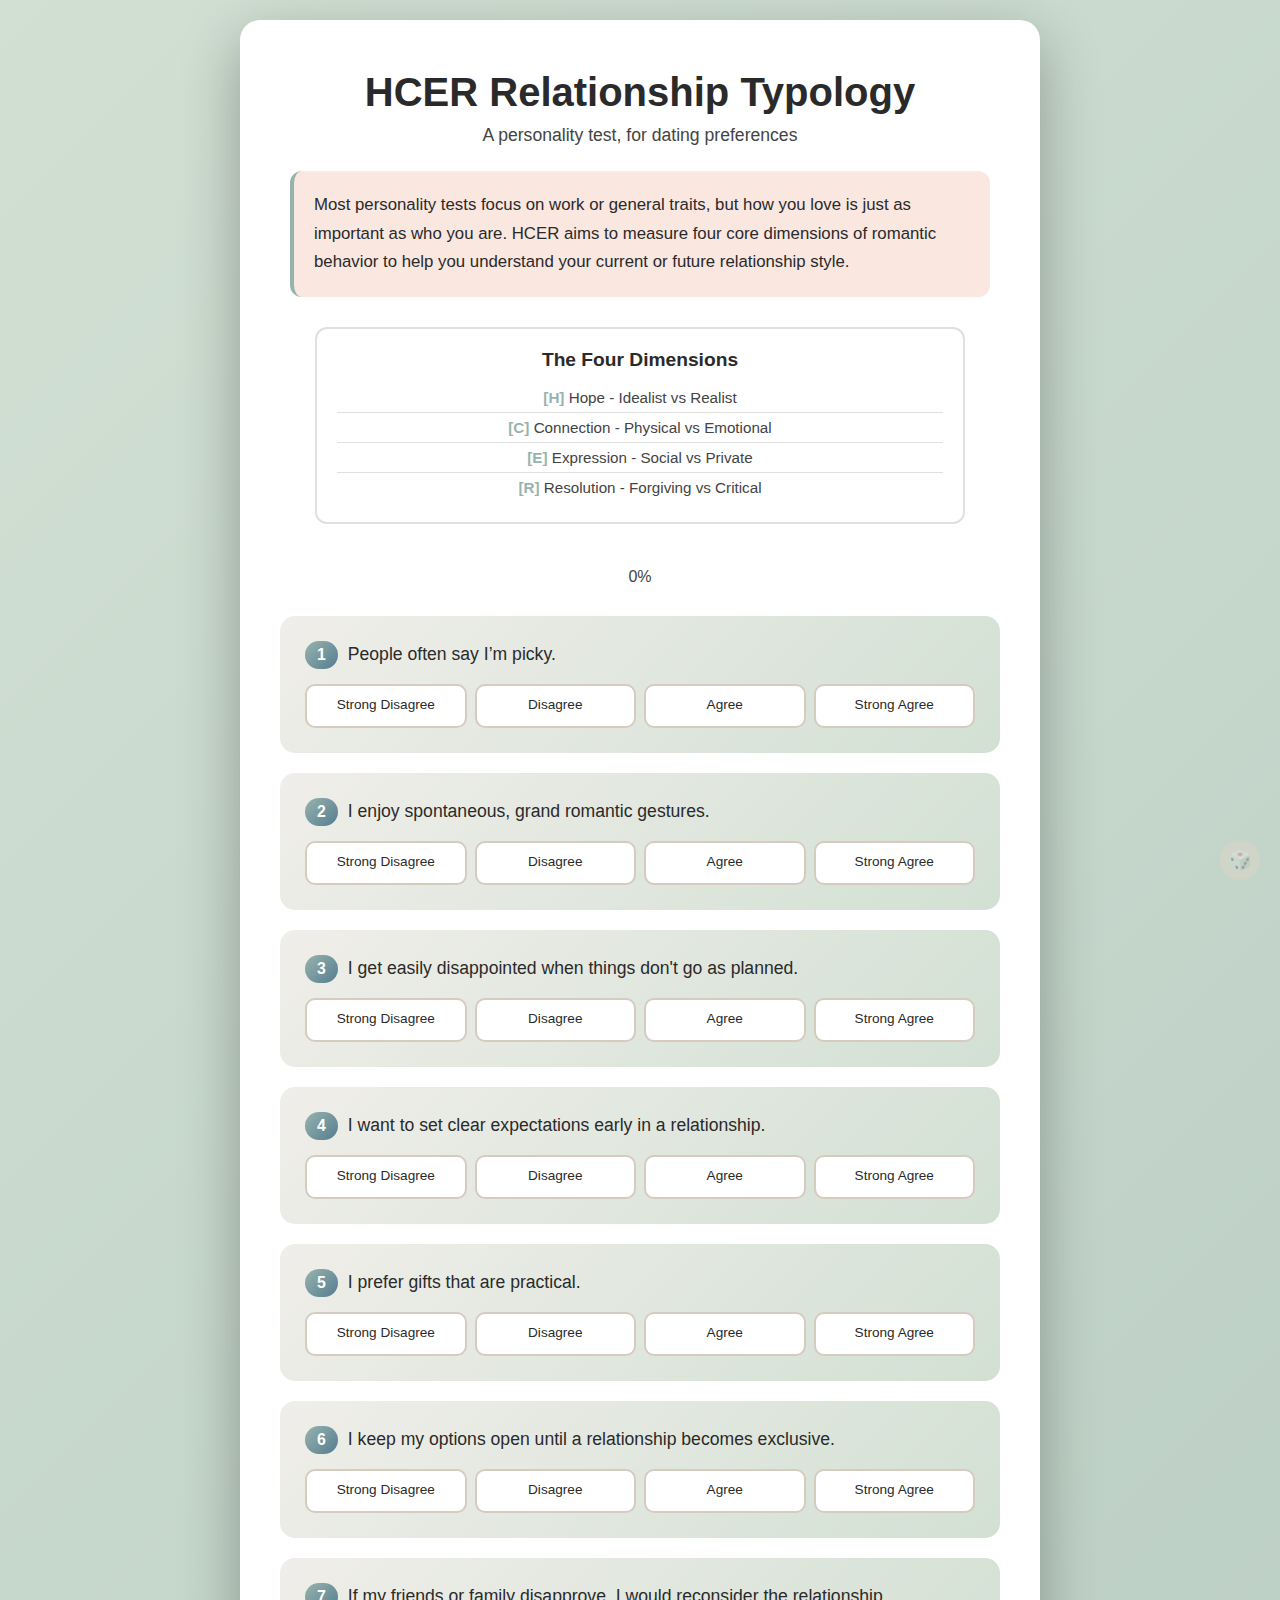
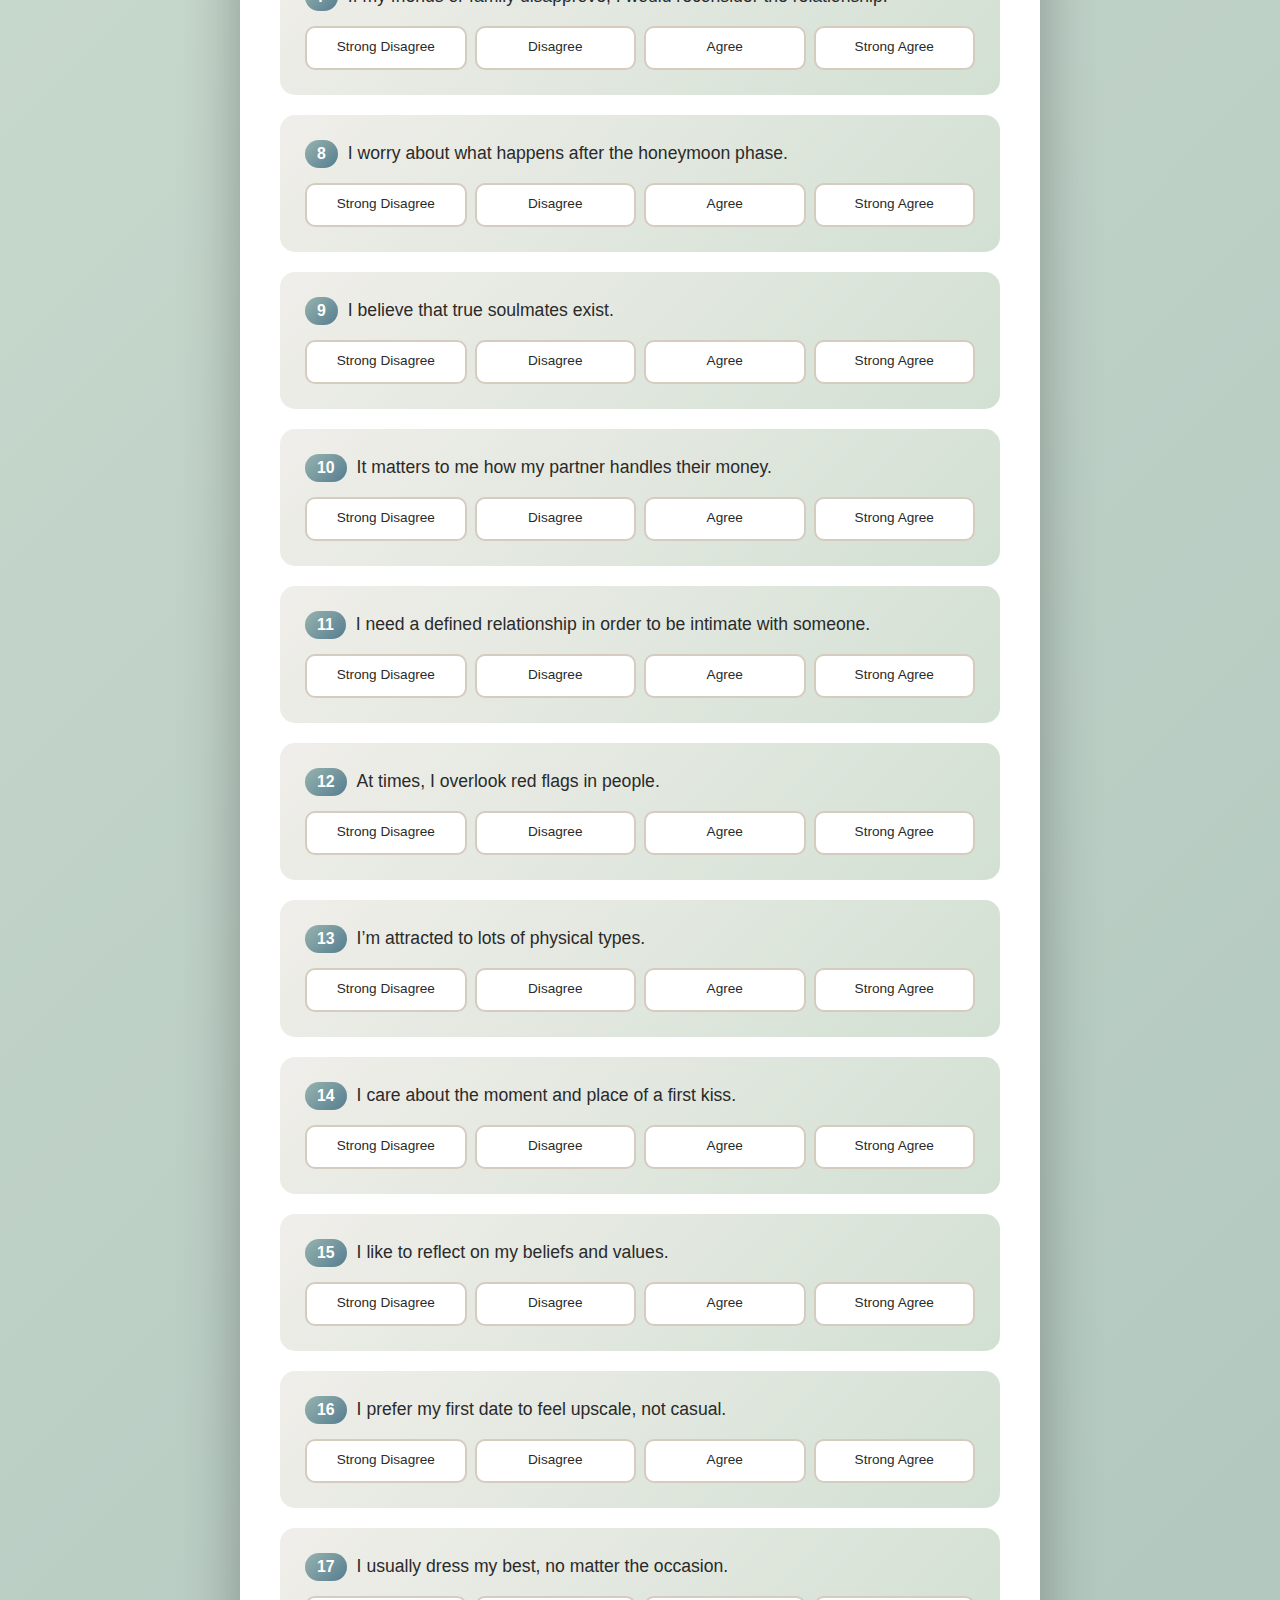
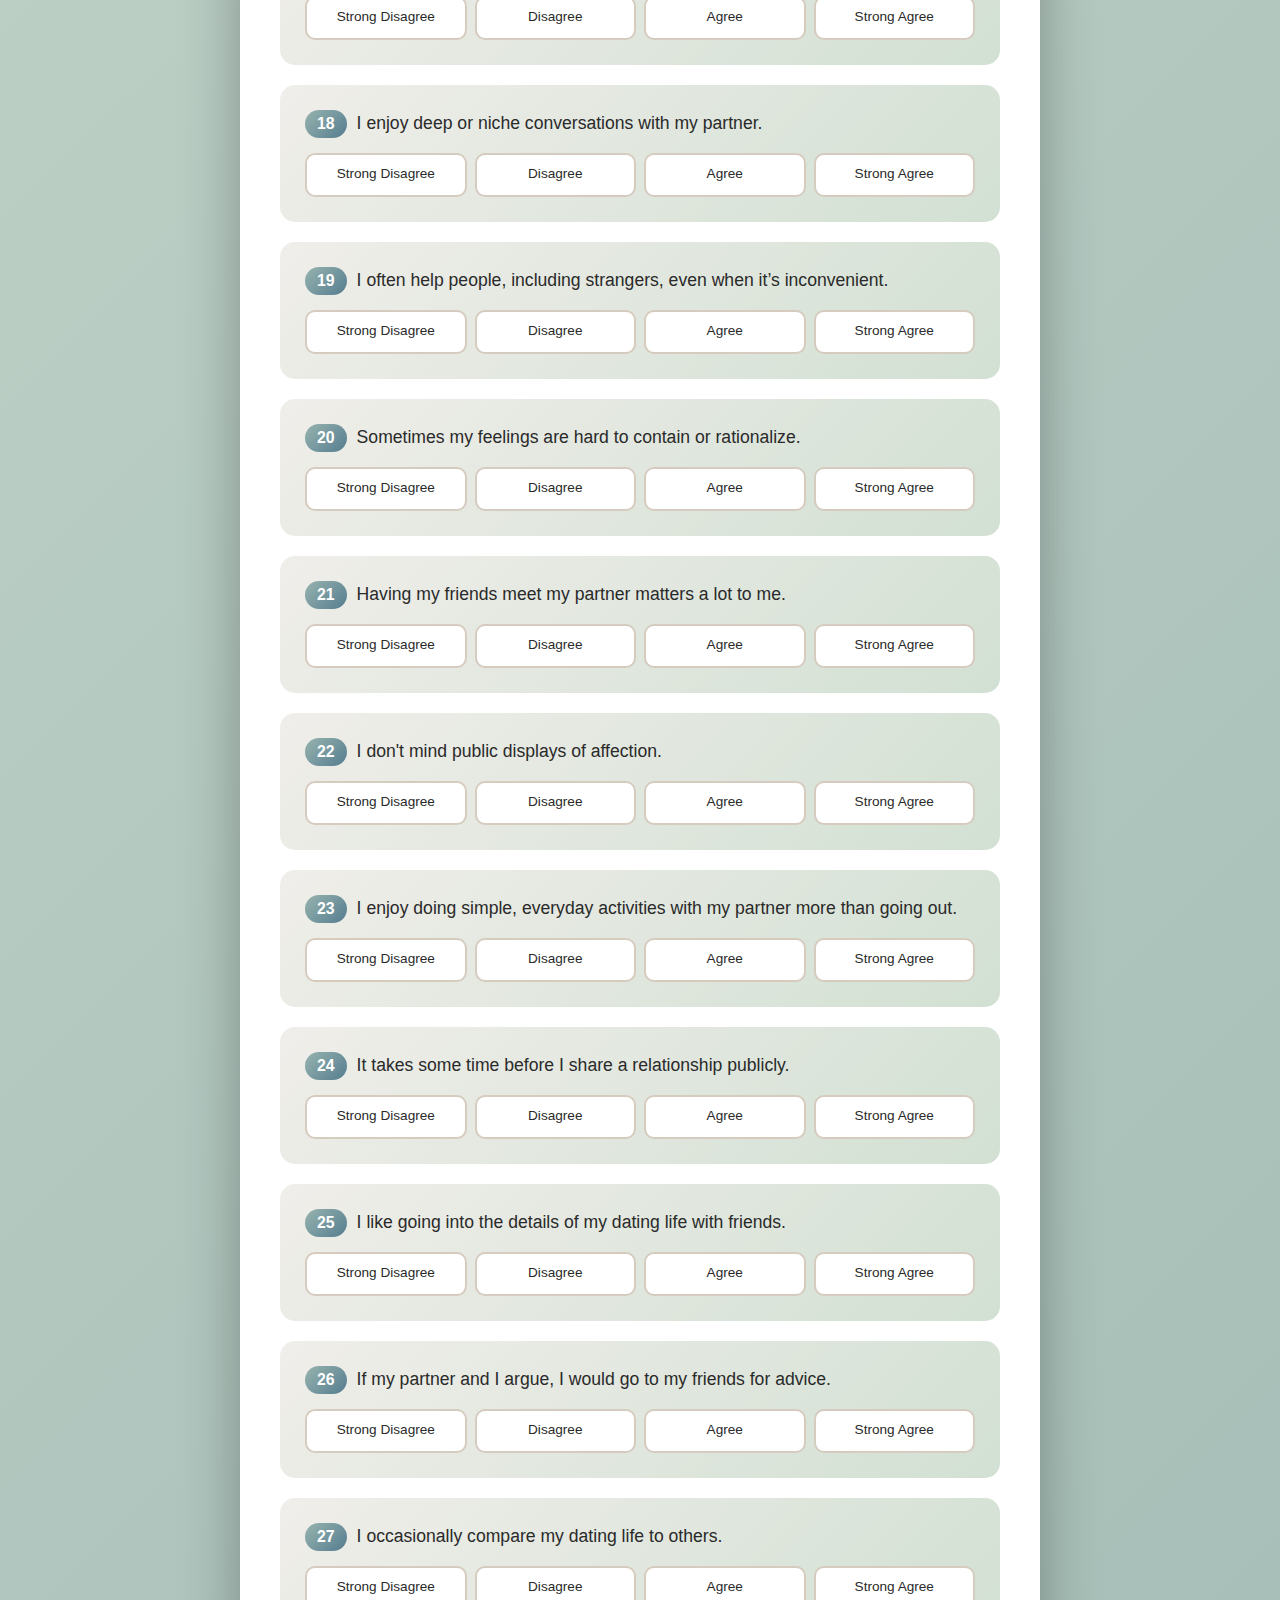
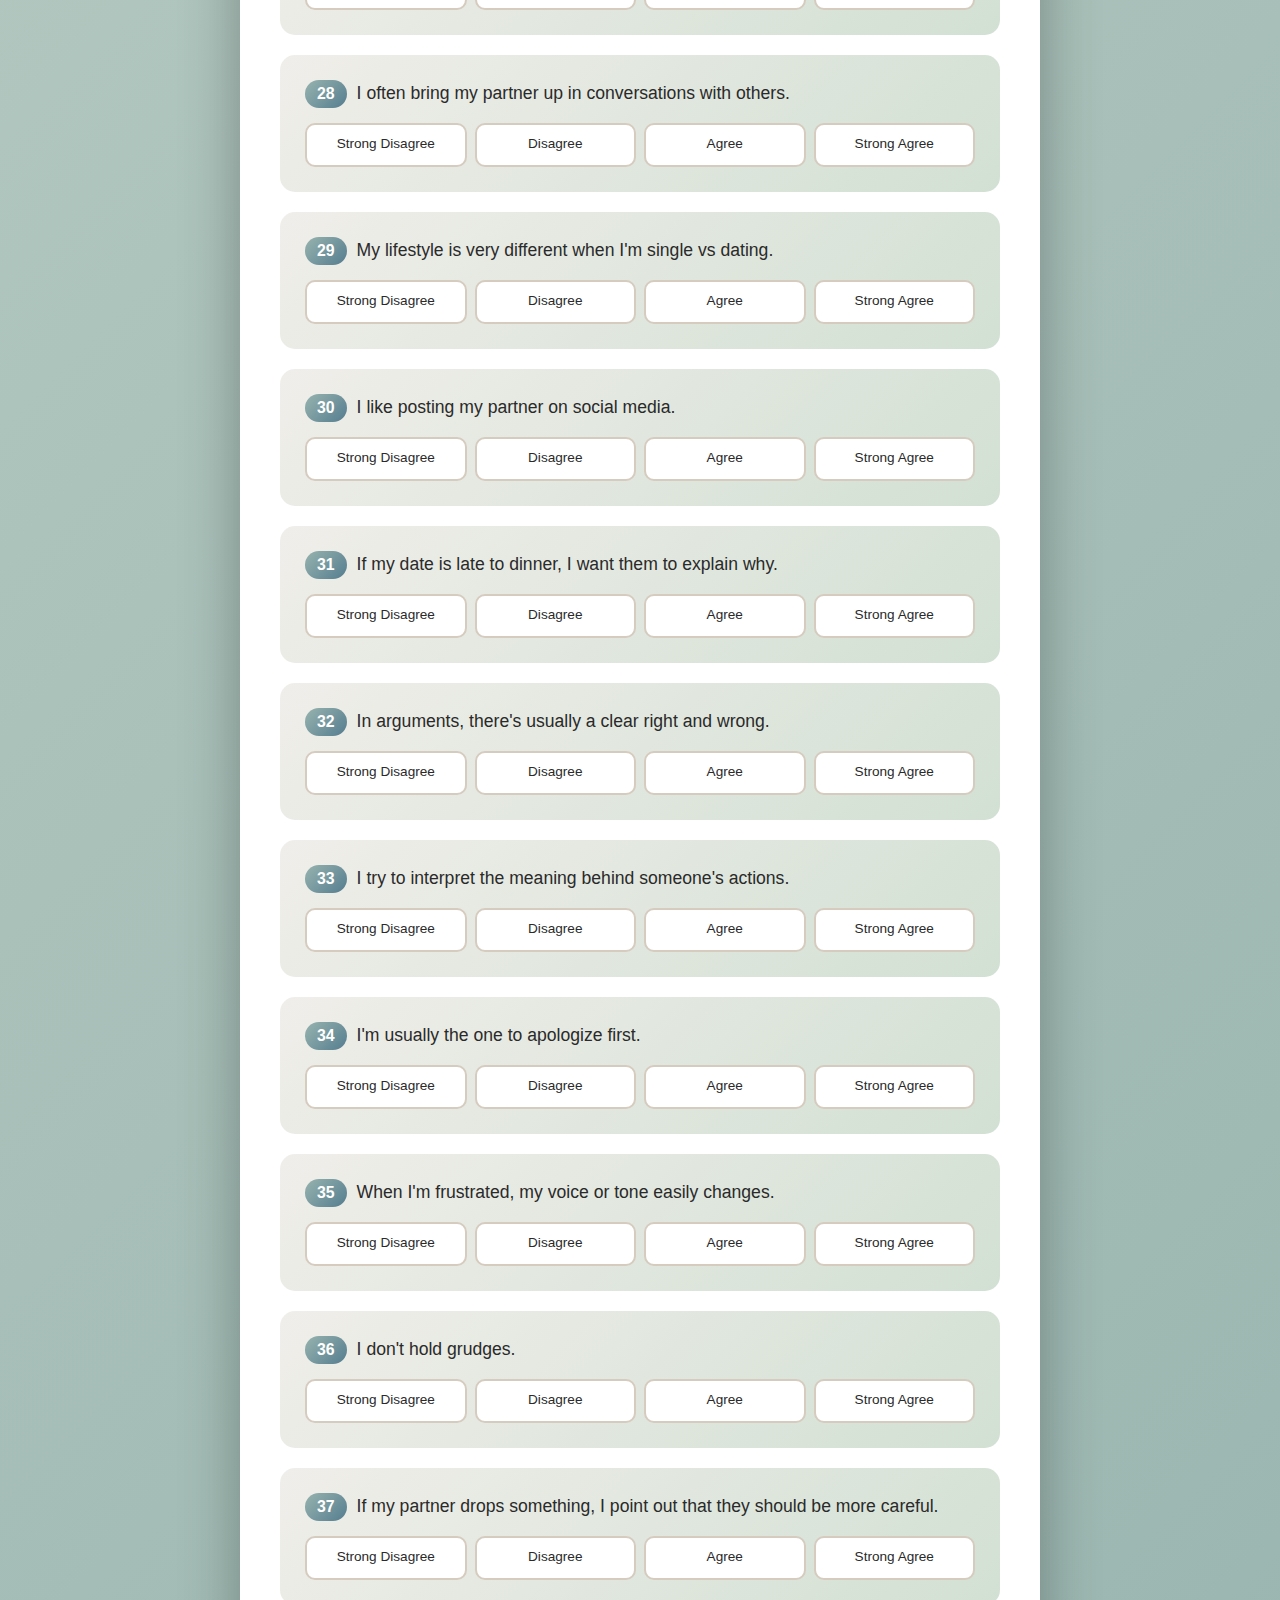
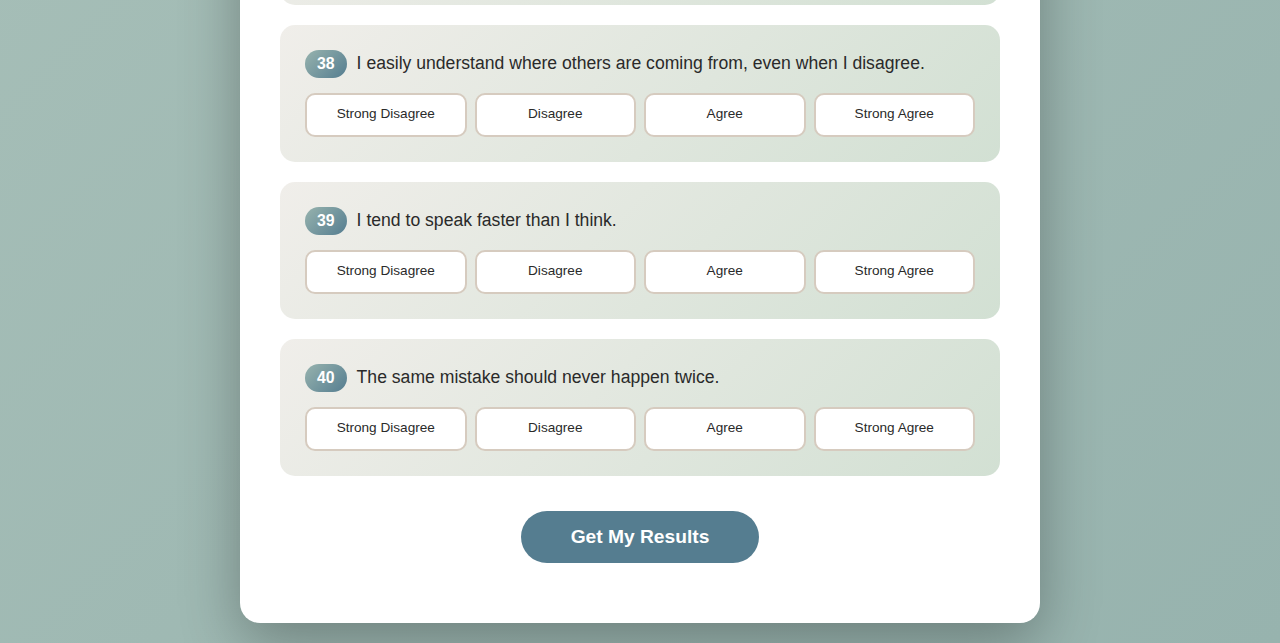
<file: index.html>
<!DOCTYPE html>
<html lang="en">
<head>
  <meta charset="UTF-8">
  <meta name="viewport" content="width=device-width, initial-scale=1.0">
  <title>HCER Relationship Typology Quiz</title>
  <link rel="icon" type="image/svg+xml" href="favicon.svg">
  <link rel="stylesheet" href="colors.css">
  <link rel="stylesheet" href="styles.css">
</head>
<body>
  <div class="container">
    <header>
      <h1>HCER Relationship Typology</h1>
      <p class="subtitle">A personality test, for dating preferences</p>

      <div class="intro">
        <p>Most personality tests focus on work or general traits, but how you love is just as important as who you are. HCER aims to measure four core dimensions of romantic behavior to help you understand your current or future relationship style.</p>
      </div>

      <div class="dimensions-intro">
        <h3>The Four Dimensions</h3>
        <ul>
          <li><strong>[H]</strong> Hope - Idealist vs Realist</li>
          <li><strong>[C]</strong> Connection - Physical vs Emotional</li>
          <li><strong>[E]</strong> Expression - Social vs Private</li>
          <li><strong>[R]</strong> Resolution - Forgiving vs Critical</li>
        </ul>
      </div>
    </header>

    <div class="progress-container">
      <div class="progress-bar" id="progressBar"></div>
      <p class="progress-text"><span id="progressPercentage">0%</span></p>
    </div>

    <form id="quizForm">
      <div id="questionsContainer"></div>

      <div class="submit-container">
        <button type="submit" class="submit-btn">Get My Results</button>
      </div>
    </form>
  </div>

  <button id="autofillBtn" class="autofill-secret" onclick="autofillQuiz()">🎲</button>

  <script src="questions.js"></script>
  <script src="quiz.js"></script>
</body>
</html>
</file>
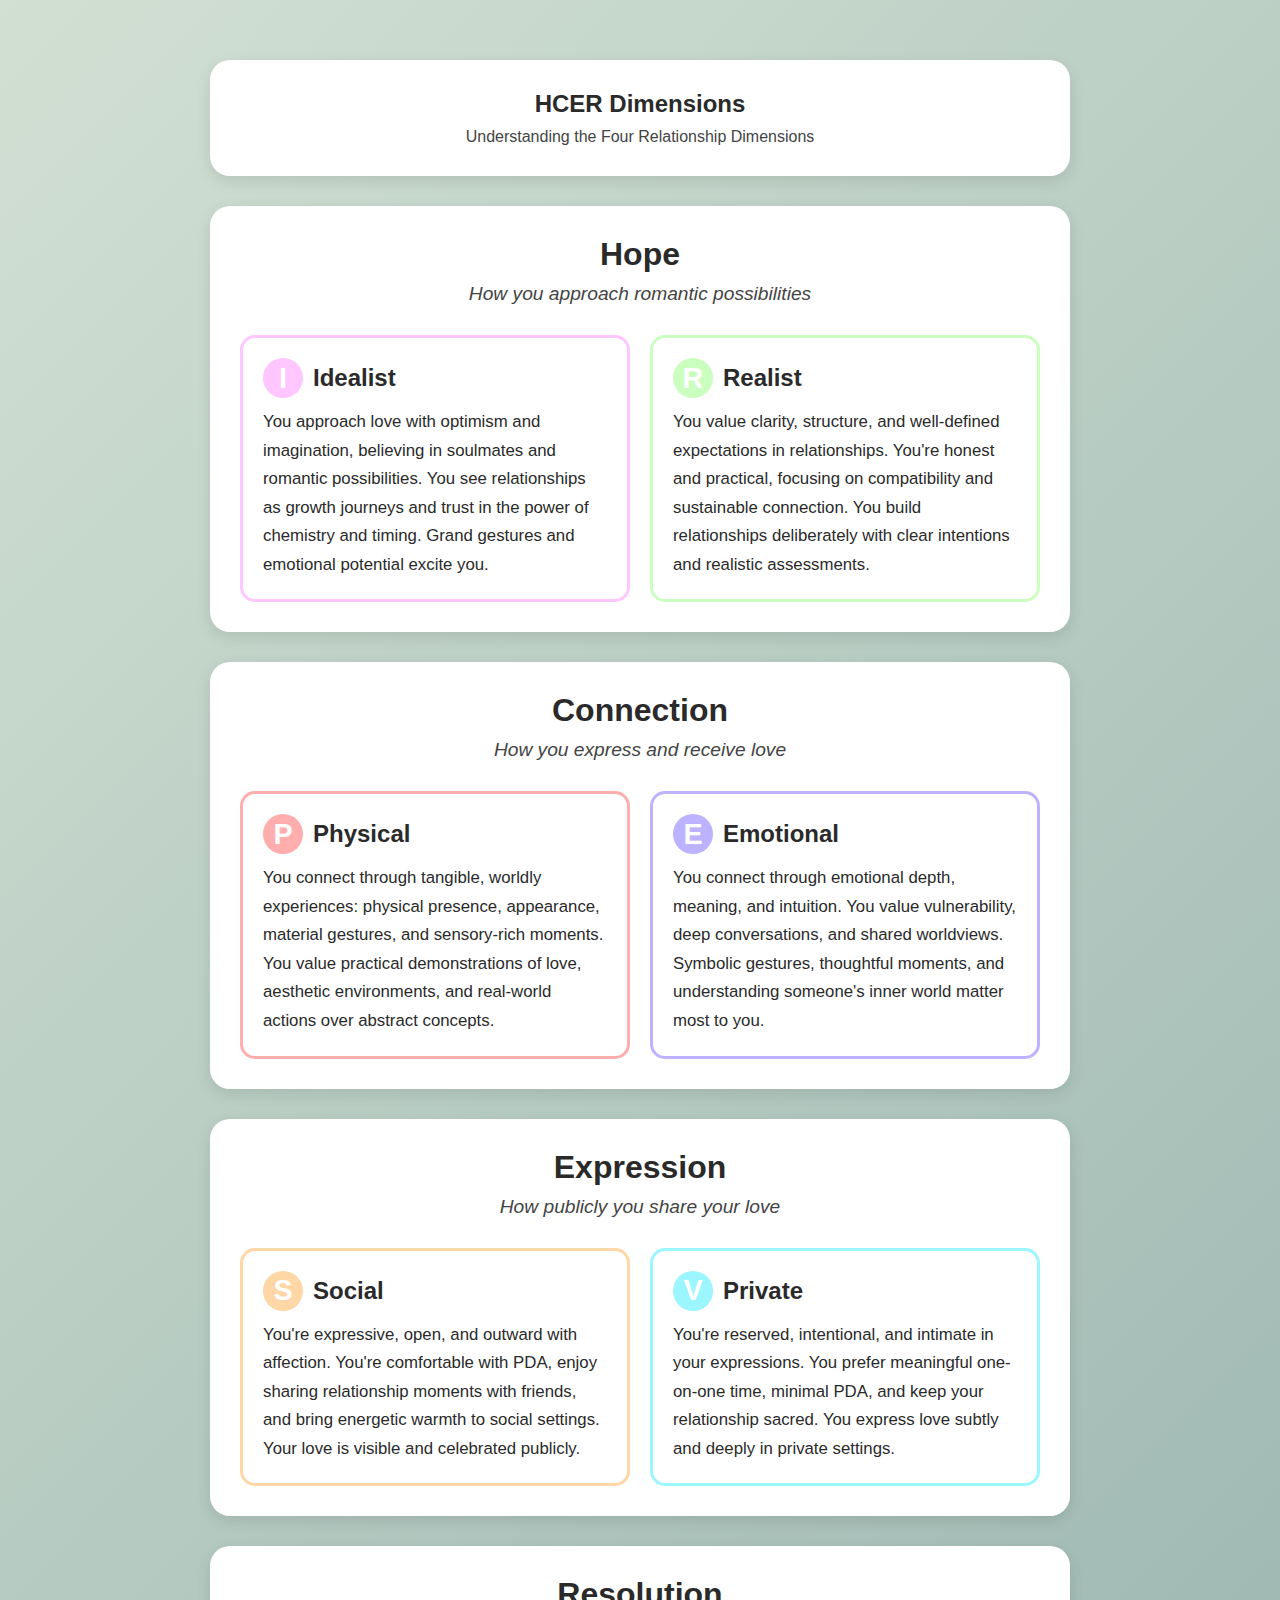
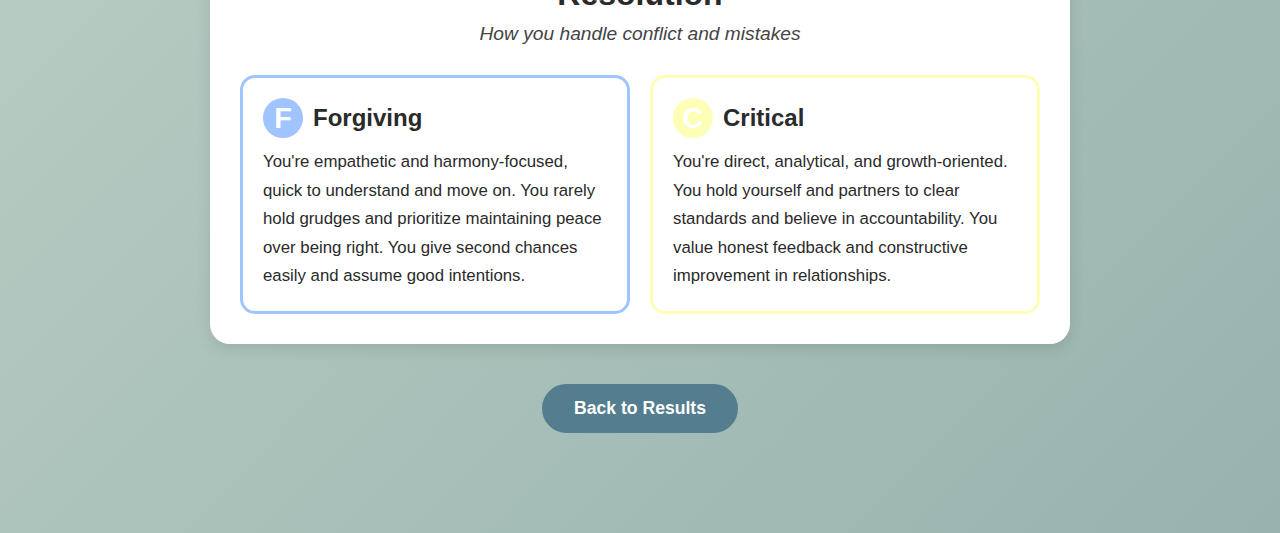
<file: dimensions.html>
<!DOCTYPE html>
<html lang="en">
<head>
  <meta charset="UTF-8">
  <meta name="viewport" content="width=device-width, initial-scale=1.0">
  <title>HCER Dimensions Explained</title>
  <link rel="icon" type="image/svg+xml" href="favicon.svg">
  <link rel="stylesheet" href="colors.css">
  <link rel="stylesheet" href="styles.css">
  <style>
    .dimensions-guide {
      max-width: 900px;
      margin: 0 auto;
      padding: 40px 20px;
    }

    .dimension-section {
      background: var(--bg-white);
      border-radius: 20px;
      padding: 30px;
      margin-bottom: 30px;
      box-shadow: var(--shadow-hover);
    }

    .dimension-header {
      text-align: center;
      margin-bottom: 30px;
    }

    .dimension-title {
      font-size: 2em;
      color: var(--text-primary);
      margin-bottom: 10px;
    }

    .dimension-subtitle {
      font-size: 1.2em;
      color: var(--text-secondary);
      font-style: italic;
    }

    .traits-container {
      display: grid;
      grid-template-columns: 1fr 1fr;
      gap: 20px;
      margin-top: 20px;
    }

    .trait-card {
      padding: 20px;
      border-radius: 15px;
      border: 3px solid;
      background: white;
    }

    .trait-name {
      font-size: 1.5em;
      font-weight: 700;
      margin-bottom: 10px;
      display: flex;
      align-items: center;
      gap: 10px;
    }

    .trait-letter {
      width: 40px;
      height: 40px;
      border-radius: 50%;
      display: flex;
      align-items: center;
      justify-content: center;
      font-weight: 800;
      font-size: 1.2em;
      color: white;
    }

    .trait-description {
      color: var(--text-primary);
      line-height: 1.7;
      font-size: 1.05em;
    }

    .back-link {
      text-align: center;
      margin: 40px 0;
    }

    .back-btn {
      padding: 12px 30px;
      font-size: 1.1em;
      border-radius: 25px;
      cursor: pointer;
      transition: all 0.2s ease;
      font-weight: 600;
      background: var(--color-sage-blue);
      color: var(--text-light);
      border: 2px solid var(--color-sage-blue);
      text-decoration: none;
      display: inline-block;
    }

    .back-btn:hover {
      background: var(--color-sage);
      border-color: var(--color-sage);
    }

    @media (max-width: 768px) {
      .traits-container {
        grid-template-columns: 1fr;
      }

      .dimension-title {
        font-size: 1.6em;
      }

      .dimension-section {
        padding: 20px;
      }
    }
  </style>
</head>
<body style="background: linear-gradient(135deg, var(--bg-gradient-start) 0%, var(--bg-gradient-end) 100%); min-height: 100vh;">
  <div class="dimensions-guide">
    <div style="background: var(--bg-white); border-radius: 20px; padding: 20px 20px 30px 20px; margin-bottom: 30px; box-shadow: var(--shadow-hover); text-align: center;">
      <h1 style="font-size: 1.5em; color: #2a2a2a; margin-bottom: 10px;">HCER Dimensions</h1>
      <p style="color: var(--text-secondary); font-size: 1em;">Understanding the Four Relationship Dimensions</p>
    </div>

    <!-- Hope Dimension -->
    <div class="dimension-section">
      <div class="dimension-header">
        <h2 class="dimension-title">Hope</h2>
        <p class="dimension-subtitle">How you approach romantic possibilities</p>
      </div>
      <div class="traits-container">
        <div class="trait-card" style="border-color: var(--trait-i);">
          <div class="trait-name">
            <span class="trait-letter" style="background: var(--trait-i);">I</span>
            Idealist
          </div>
          <p class="trait-description">
            You approach love with optimism and imagination, believing in soulmates and romantic possibilities. You see relationships as growth journeys and trust in the power of chemistry and timing. Grand gestures and emotional potential excite you.
          </p>
        </div>
        <div class="trait-card" style="border-color: var(--trait-r);">
          <div class="trait-name">
            <span class="trait-letter" style="background: var(--trait-r);">R</span>
            Realist
          </div>
          <p class="trait-description">
            You value clarity, structure, and well-defined expectations in relationships. You're honest and practical, focusing on compatibility and sustainable connection. You build relationships deliberately with clear intentions and realistic assessments.
          </p>
        </div>
      </div>
    </div>

    <!-- Connection Dimension -->
    <div class="dimension-section">
      <div class="dimension-header">
        <h2 class="dimension-title">Connection</h2>
        <p class="dimension-subtitle">How you express and receive love</p>
      </div>
      <div class="traits-container">
        <div class="trait-card" style="border-color: var(--trait-p);">
          <div class="trait-name">
            <span class="trait-letter" style="background: var(--trait-p);">P</span>
            Physical
          </div>
          <p class="trait-description">
            You connect through tangible, worldly experiences: physical presence, appearance, material gestures, and sensory-rich moments. You value practical demonstrations of love, aesthetic environments, and real-world actions over abstract concepts.
          </p>
        </div>
        <div class="trait-card" style="border-color: var(--trait-e);">
          <div class="trait-name">
            <span class="trait-letter" style="background: var(--trait-e);">E</span>
            Emotional
          </div>
          <p class="trait-description">
            You connect through emotional depth, meaning, and intuition. You value vulnerability, deep conversations, and shared worldviews. Symbolic gestures, thoughtful moments, and understanding someone's inner world matter most to you.
          </p>
        </div>
      </div>
    </div>

    <!-- Expression Dimension -->
    <div class="dimension-section">
      <div class="dimension-header">
        <h2 class="dimension-title">Expression</h2>
        <p class="dimension-subtitle">How publicly you share your love</p>
      </div>
      <div class="traits-container">
        <div class="trait-card" style="border-color: var(--trait-s);">
          <div class="trait-name">
            <span class="trait-letter" style="background: var(--trait-s);">S</span>
            Social
          </div>
          <p class="trait-description">
            You're expressive, open, and outward with affection. You're comfortable with PDA, enjoy sharing relationship moments with friends, and bring energetic warmth to social settings. Your love is visible and celebrated publicly.
          </p>
        </div>
        <div class="trait-card" style="border-color: var(--trait-v);">
          <div class="trait-name">
            <span class="trait-letter" style="background: var(--trait-v);">V</span>
            Private
          </div>
          <p class="trait-description">
            You're reserved, intentional, and intimate in your expressions. You prefer meaningful one-on-one time, minimal PDA, and keep your relationship sacred. You express love subtly and deeply in private settings.
          </p>
        </div>
      </div>
    </div>

    <!-- Resolution Dimension -->
    <div class="dimension-section">
      <div class="dimension-header">
        <h2 class="dimension-title">Resolution</h2>
        <p class="dimension-subtitle">How you handle conflict and mistakes</p>
      </div>
      <div class="traits-container">
        <div class="trait-card" style="border-color: var(--trait-f);">
          <div class="trait-name">
            <span class="trait-letter" style="background: var(--trait-f);">F</span>
            Forgiving
          </div>
          <p class="trait-description">
            You're empathetic and harmony-focused, quick to understand and move on. You rarely hold grudges and prioritize maintaining peace over being right. You give second chances easily and assume good intentions.
          </p>
        </div>
        <div class="trait-card" style="border-color: var(--trait-c);">
          <div class="trait-name">
            <span class="trait-letter" style="background: var(--trait-c);">C</span>
            Critical
          </div>
          <p class="trait-description">
            You're direct, analytical, and growth-oriented. You hold yourself and partners to clear standards and believe in accountability. You value honest feedback and constructive improvement in relationships.
          </p>
        </div>
      </div>
    </div>

    <div class="back-link">
      <a href="results.html" class="back-btn">Back to Results</a>
    </div>
  </div>
</body>
</html>
</file>
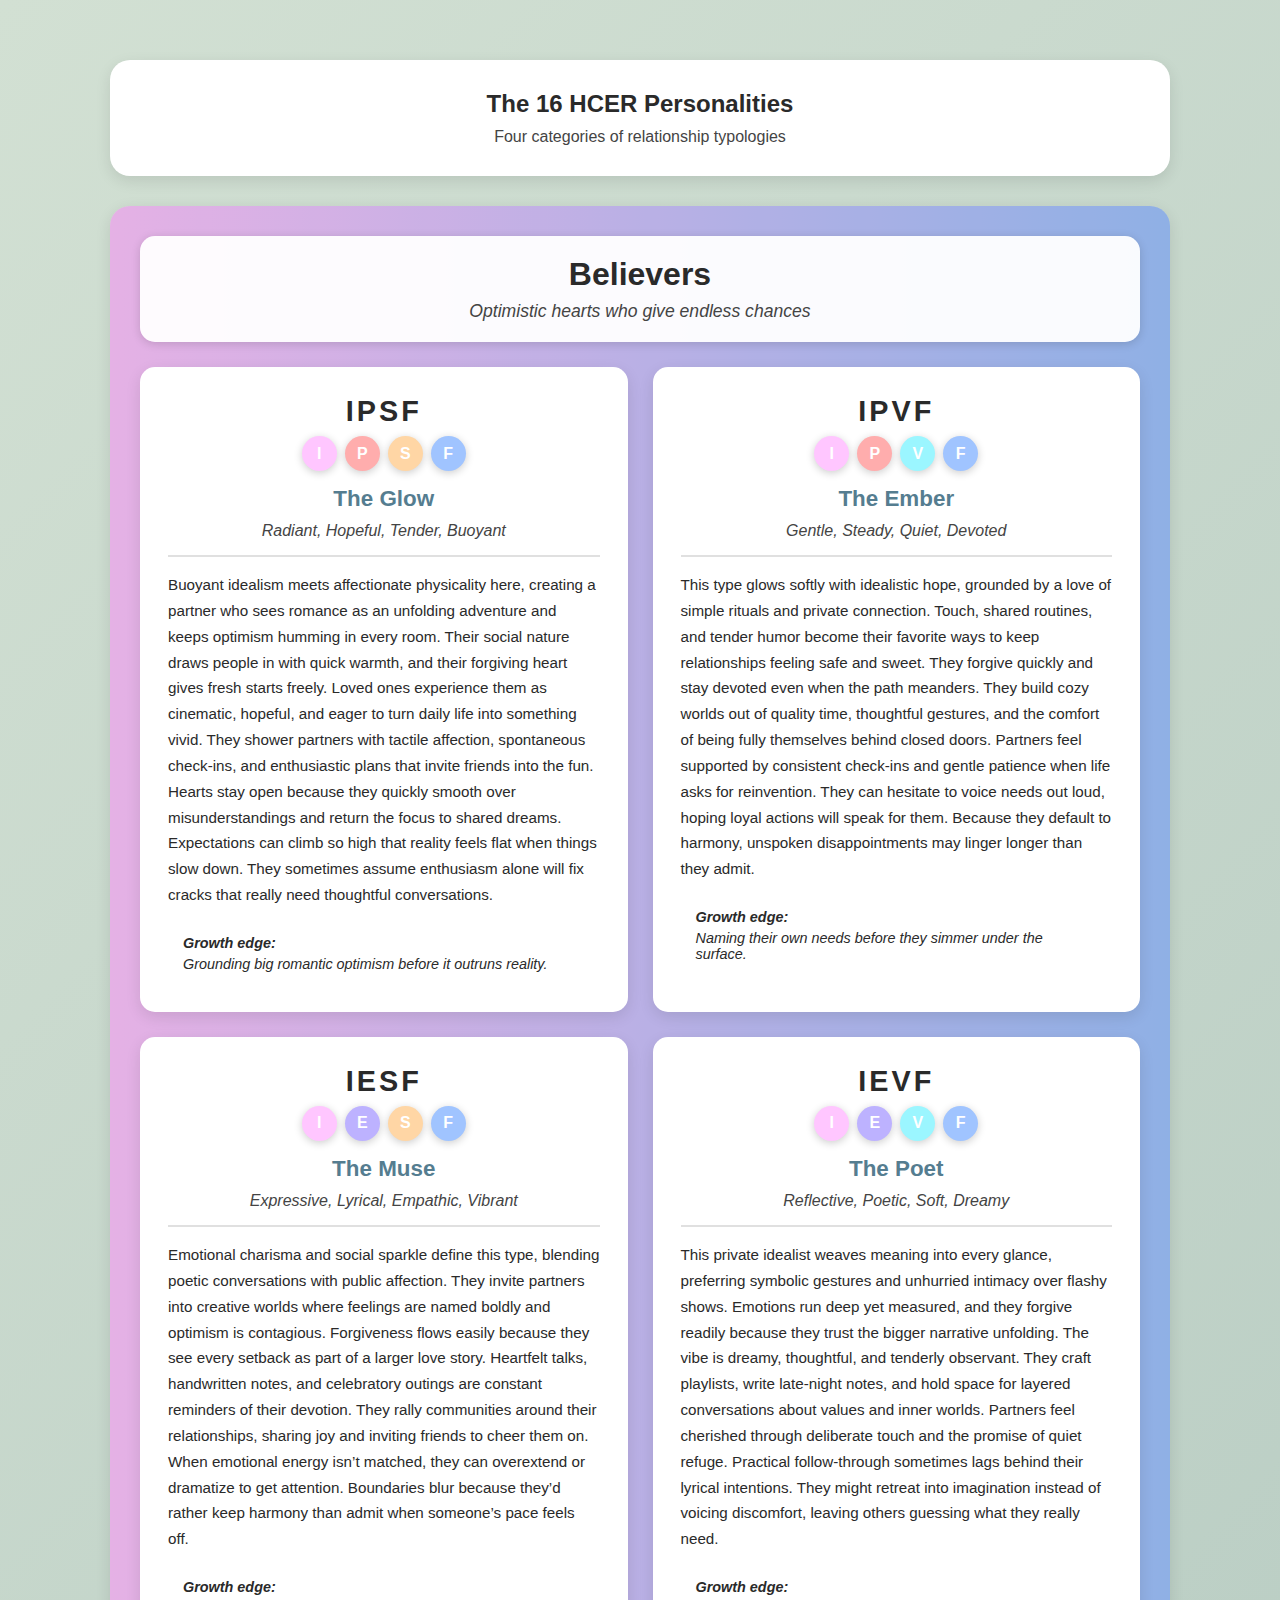
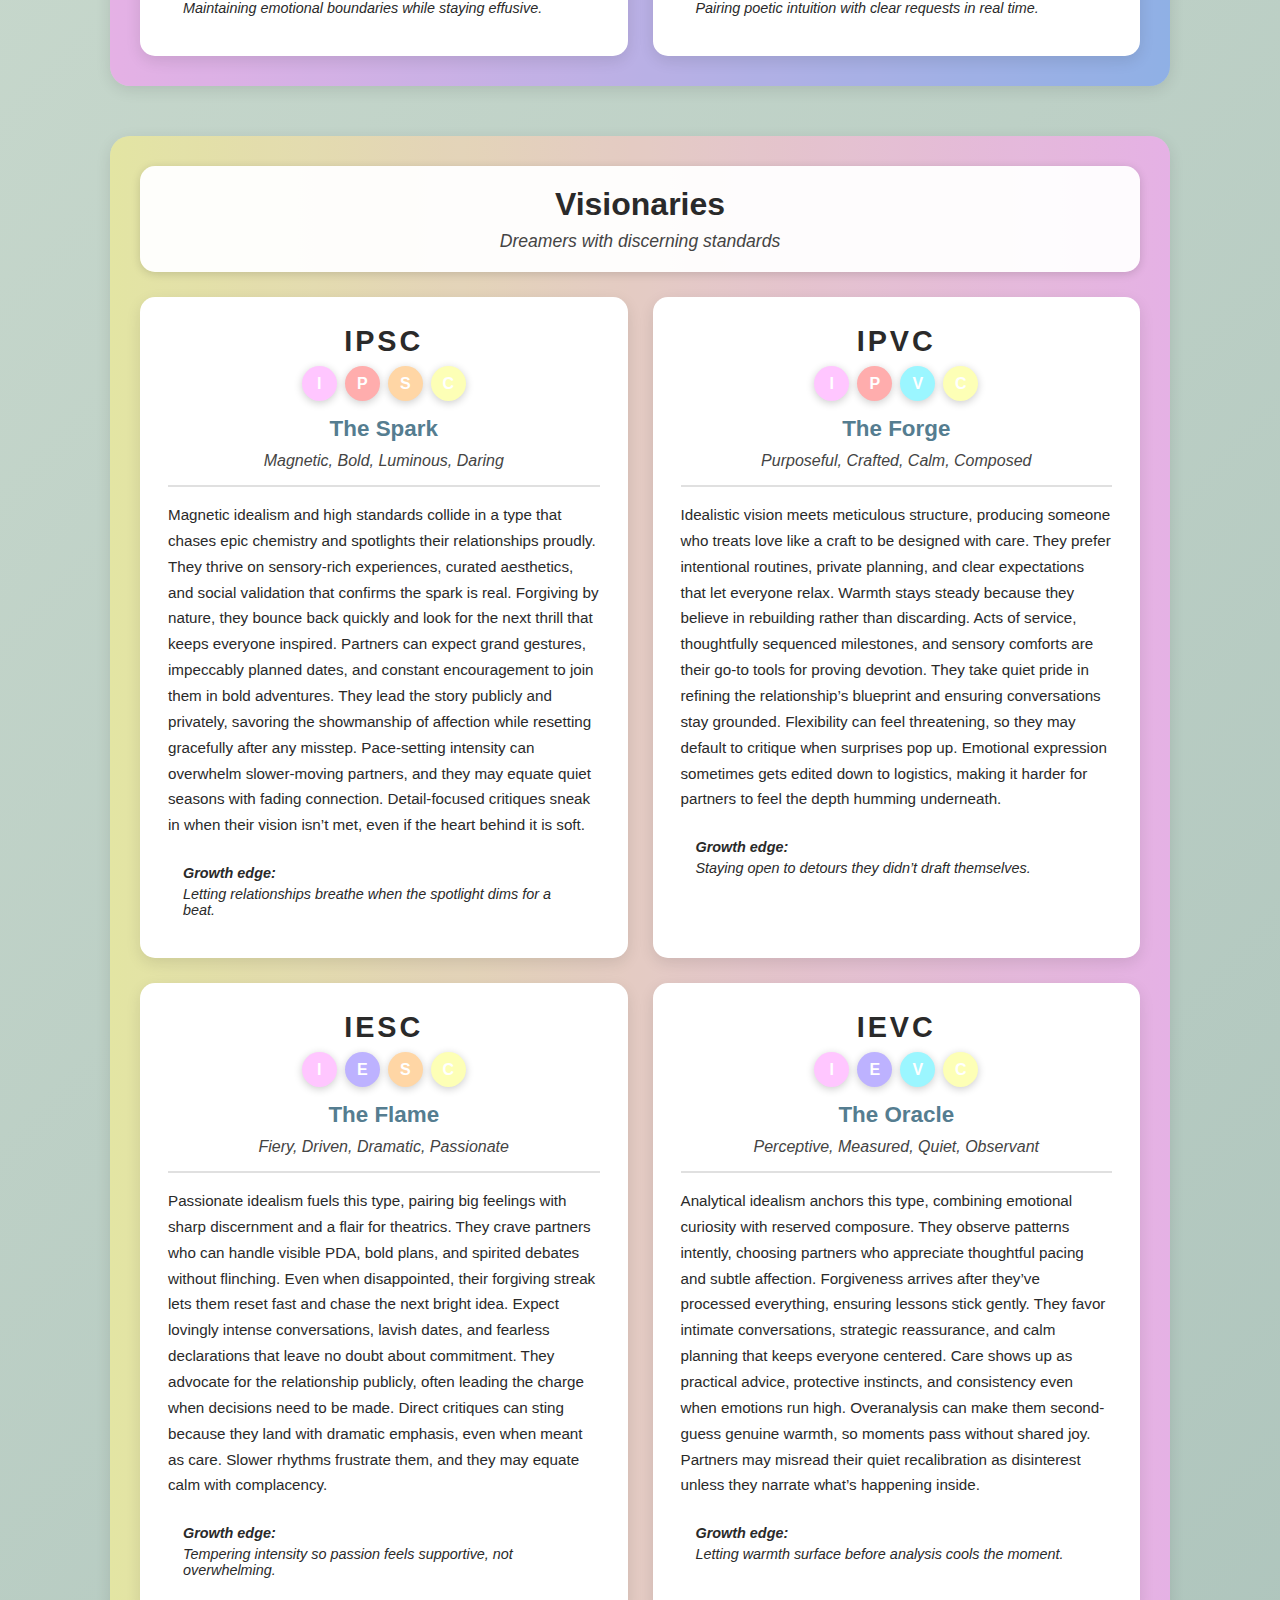
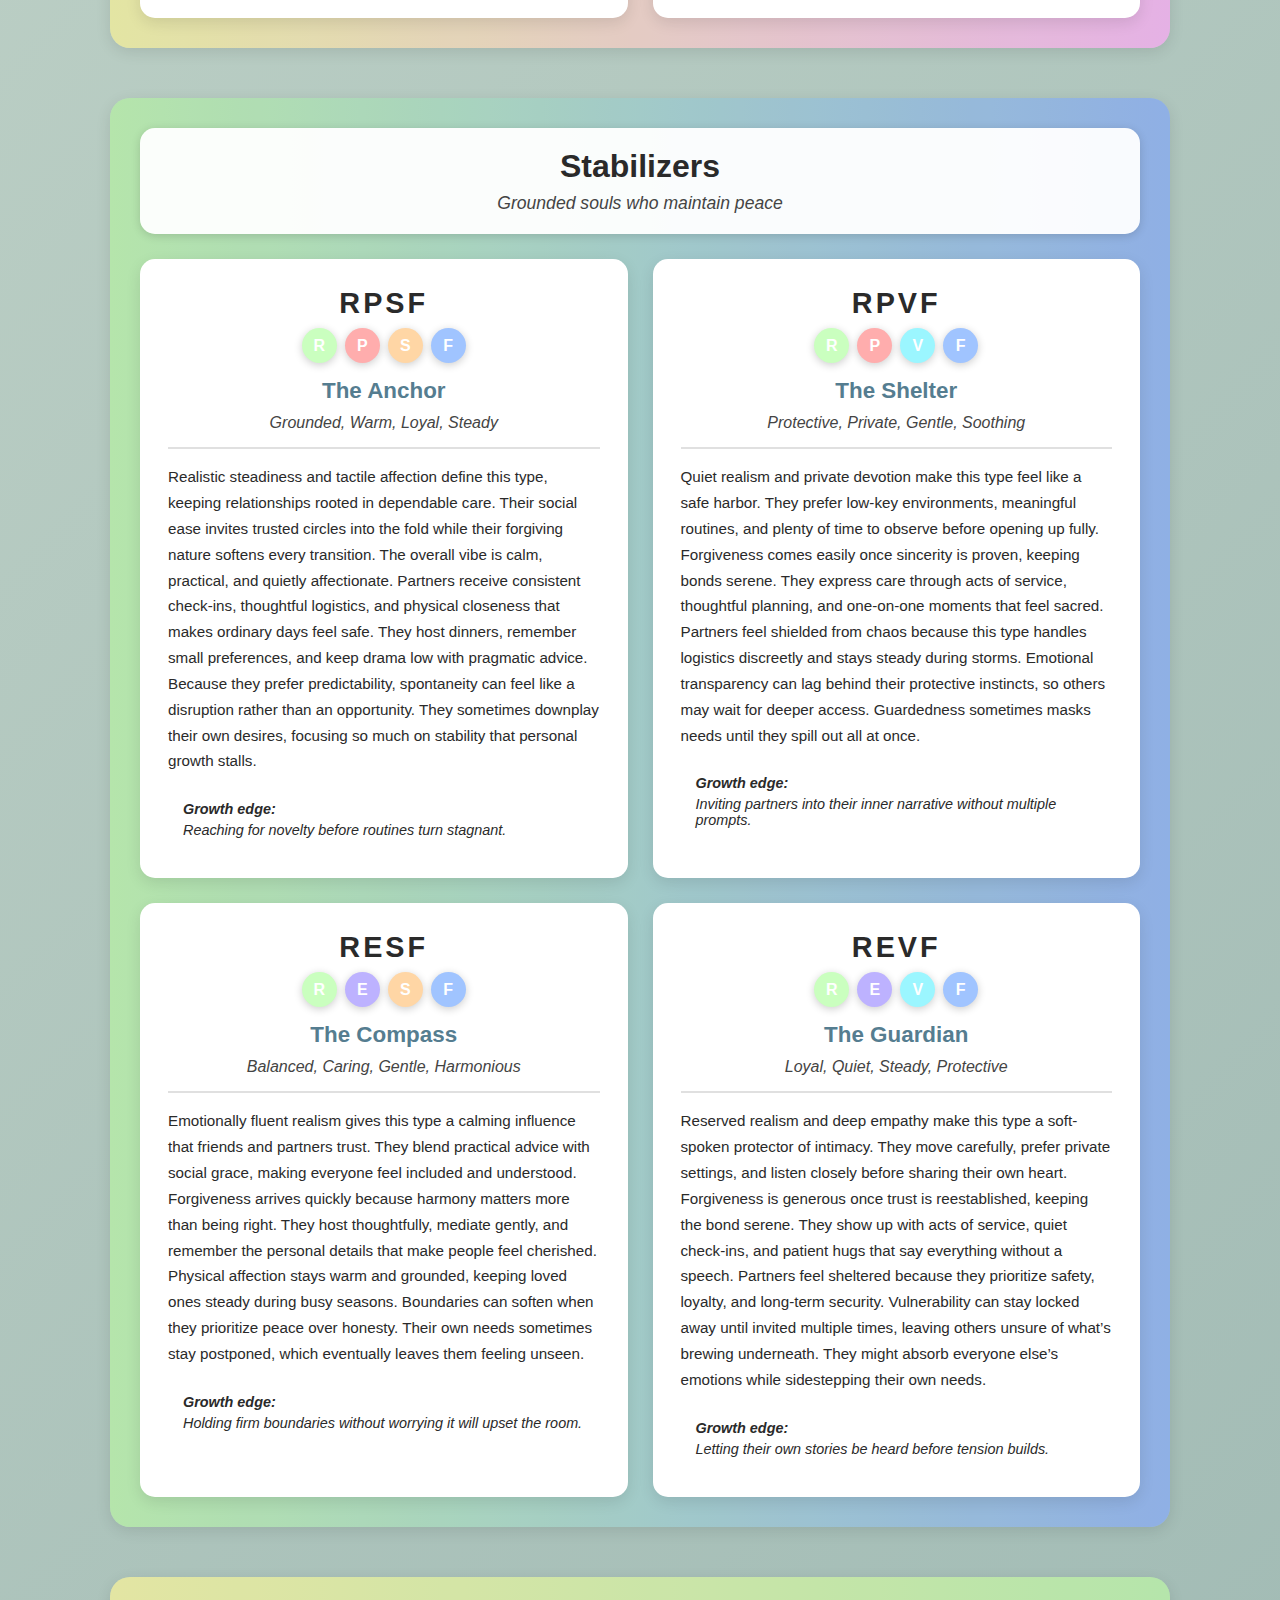
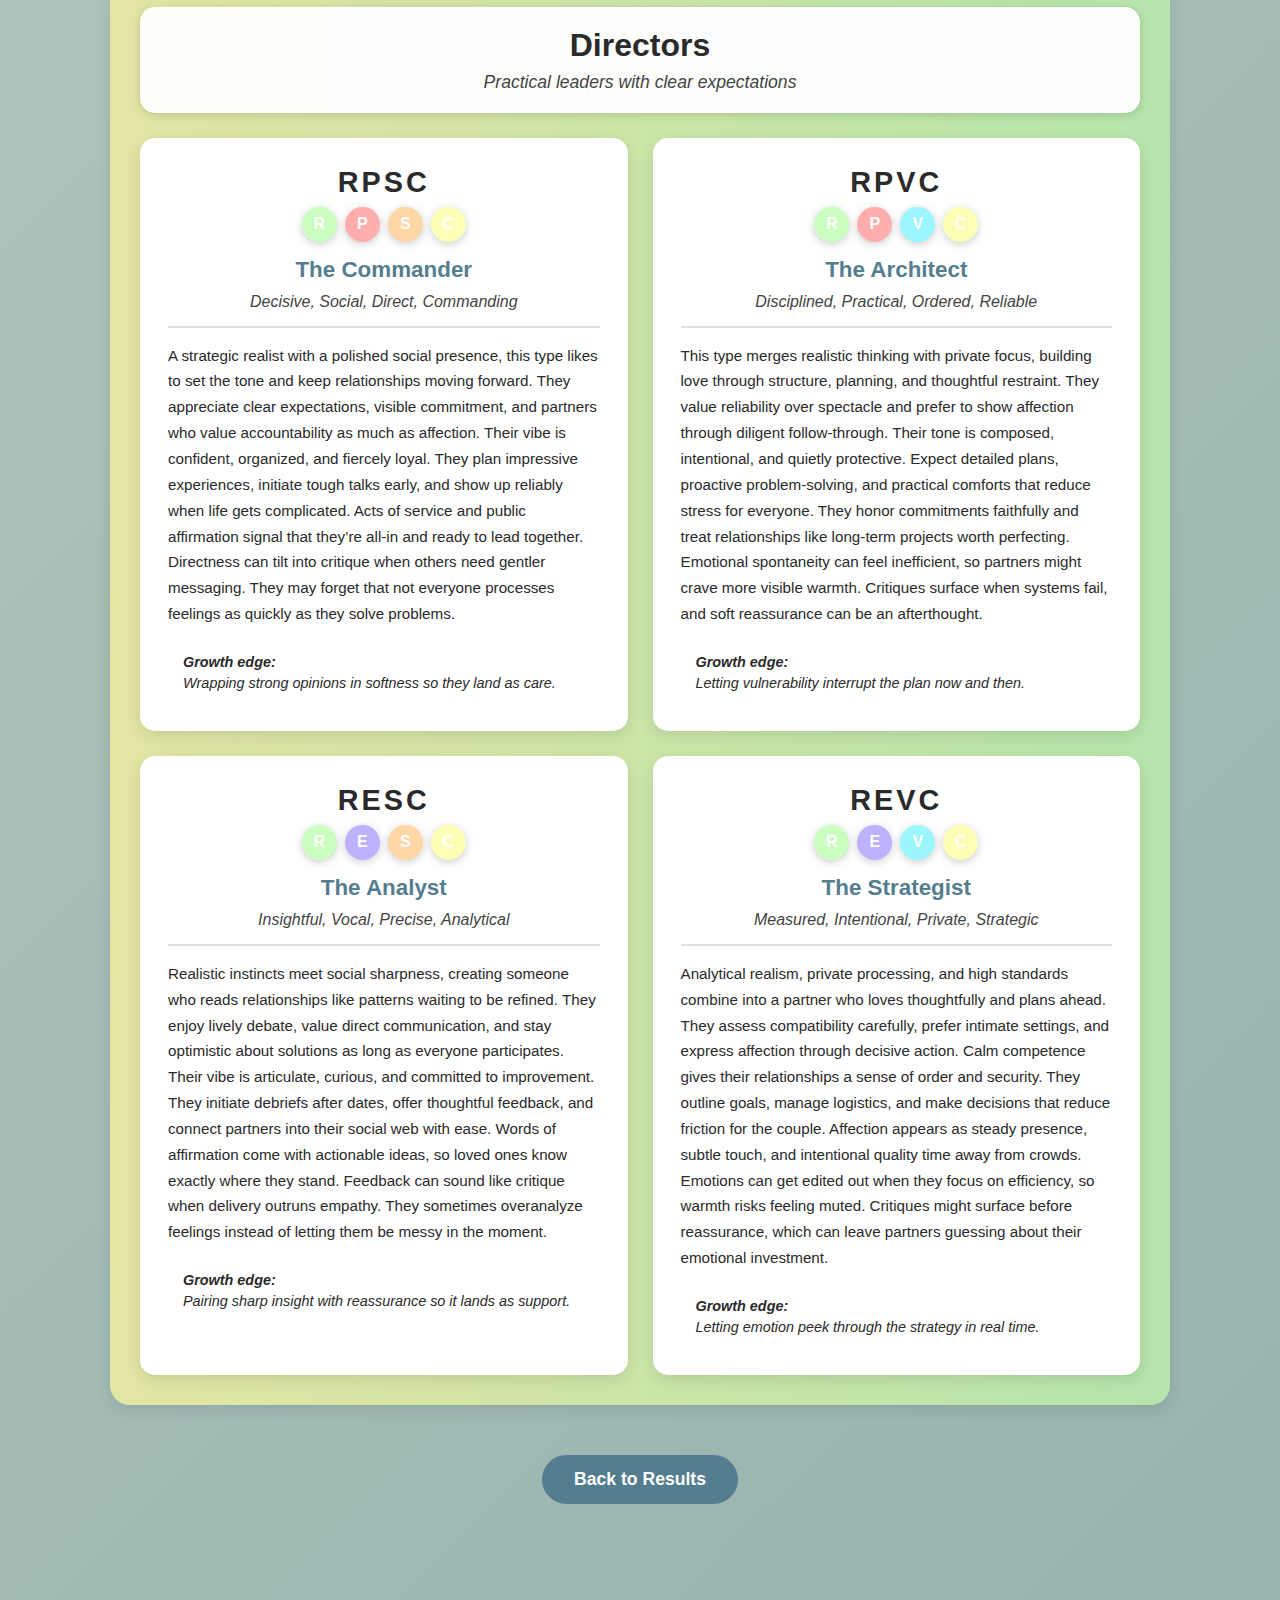
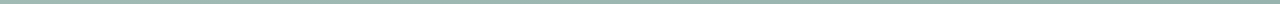
<file: personalities.html>
<!DOCTYPE html>
<html lang="en">
<head>
  <meta charset="UTF-8">
  <meta name="viewport" content="width=device-width, initial-scale=1.0">
  <title>16 HCER Personalities</title>
  <link rel="icon" type="image/svg+xml" href="favicon.svg">
  <link rel="stylesheet" href="colors.css">
  <link rel="stylesheet" href="styles.css">
  <style>
    .personalities-guide {
      max-width: 1100px;
      margin: 0 auto;
      padding: 40px 20px;
    }

    .category-section {
      margin-bottom: 50px;
      padding: 30px;
      border-radius: 20px;
      box-shadow: 0 4px 15px rgba(0, 0, 0, 0.1);
      position: relative;
    }

    .category-section::before {
      content: '';
      position: absolute;
      top: 0;
      left: 0;
      right: 0;
      bottom: 0;
      background: rgba(0, 0, 0, 0.1);
      border-radius: 20px;
      pointer-events: none;
      z-index: 0;
    }

    .category-section > * {
      position: relative;
      z-index: 1;
    }

    .category-header {
      text-align: center;
      margin-bottom: 25px;
      padding: 20px;
      background: rgba(255, 255, 255, 0.95);
      border-radius: 15px;
      box-shadow: 0 2px 10px rgba(0, 0, 0, 0.15);
    }

    .category-title {
      font-size: 2em;
      font-weight: 800;
      color: var(--text-primary);
      margin-bottom: 8px;
    }

    .category-description {
      font-size: 1.1em;
      color: var(--text-secondary);
      font-style: italic;
    }

    .personality-grid {
      display: grid;
      grid-template-columns: 1fr;
      gap: 25px;
    }

    @media (min-width: 768px) {
      .personality-grid {
        grid-template-columns: repeat(2, 1fr);
      }
    }

    .personality-card {
      background: var(--bg-white);
      border-radius: 15px;
      padding: 25px;
      box-shadow: var(--shadow-hover);
      transition: transform 0.2s ease, box-shadow 0.3s ease;
      border: 3px solid transparent;
    }

    .personality-card:hover {
      transform: translateY(-5px);
      box-shadow: 0 8px 20px rgba(0, 0, 0, 0.15);
    }

    .personality-type {
      font-size: 1.8em;
      font-weight: 800;
      text-align: center;
      margin-bottom: 8px;
      color: var(--text-primary);
      letter-spacing: 3px;
    }

    .personality-name {
      font-size: 1.4em;
      font-weight: 700;
      text-align: center;
      margin-bottom: 10px;
      color: var(--color-sage-blue);
    }

    .personality-archetype {
      font-size: 1em;
      color: var(--text-secondary);
      text-align: center;
      font-style: italic;
      margin-bottom: 15px;
      padding-bottom: 15px;
      border-bottom: 2px solid var(--border-light);
    }

    .personality-description {
      color: var(--text-primary);
      line-height: 1.7;
      font-size: 0.95em;
      text-align: left;
      margin-bottom: 15px;
    }

    .personality-struggles {
      background: linear-gradient(135deg, var(--color-peach-light), var(--color-peach));
      padding: 12px 15px;
      border-radius: 10px;
      font-size: 0.9em;
      color: var(--text-primary);
      font-style: italic;
    }

    .struggles-label {
      font-weight: 700;
      display: block;
      margin-bottom: 5px;
      color: var(--text-primary);
    }

    .trait-badges {
      display: flex;
      justify-content: center;
      gap: 8px;
      margin-bottom: 15px;
      flex-wrap: wrap;
    }

    .trait-badge {
      width: 35px;
      height: 35px;
      border-radius: 50%;
      display: flex;
      align-items: center;
      justify-content: center;
      font-weight: 800;
      font-size: 1em;
      color: white;
      box-shadow: 0 2px 8px rgba(0, 0, 0, 0.2);
    }

    .back-link {
      text-align: center;
      margin: 40px 0;
    }

    .back-btn {
      padding: 12px 30px;
      font-size: 1.1em;
      border-radius: 25px;
      cursor: pointer;
      transition: all 0.2s ease;
      font-weight: 600;
      background: var(--color-sage-blue);
      color: var(--text-light);
      border: 2px solid var(--color-sage-blue);
      text-decoration: none;
      display: inline-block;
    }

    .back-btn:hover {
      background: var(--color-sage);
      border-color: var(--color-sage);
    }

    @media (max-width: 768px) {
      .personalities-guide {
        padding: 20px 10px;
      }

      .category-section {
        padding: 15px;
      }

      .category-header {
        padding: 15px;
      }

      .personality-grid {
        grid-template-columns: 1fr;
      }

      .personality-card {
        padding: 20px;
      }

      .personality-type {
        font-size: 1.5em;
      }
    }
  </style>
</head>
<body style="background: linear-gradient(135deg, var(--bg-gradient-start) 0%, var(--bg-gradient-end) 100%); min-height: 100vh;">
  <div class="personalities-guide">
    <div style="background: var(--bg-white); border-radius: 20px; padding: 20px 20px 30px 20px; margin-bottom: 30px; box-shadow: var(--shadow-hover); text-align: center;">
      <h1 style="font-size: 1.5em; color: #2a2a2a; margin-bottom: 10px;">The 16 HCER Personalities</h1>
      <p style="color: var(--text-secondary); font-size: 1em;">Four categories of relationship typologies</p>
    </div>

    <div id="personalitiesContainer"></div>

    <div class="back-link">
      <a href="results.html" class="back-btn">Back to Results</a>
    </div>
  </div>

  <script src="questions.js"></script>
  <script>
    // Trait color mapping
    const traitColors = {
      'I': '--trait-i',
      'R': '--trait-r',
      'P': '--trait-p',
      'E': '--trait-e',
      'S': '--trait-s',
      'V': '--trait-v',
      'F': '--trait-f',
      'C': '--trait-c'
    };

    // Define categories based on Hope (I/R) + Resolution (F/C)
    const categories = [
      {
        name: 'Believers',
        description: 'Optimistic hearts who give endless chances',
        types: ['IPSF', 'IPVF', 'IESF', 'IEVF'],
        gradient: ['--trait-i', '--trait-f'],
        direction: 90  // left to right
      },
      {
        name: 'Visionaries',
        description: 'Dreamers with discerning standards',
        types: ['IPSC', 'IPVC', 'IESC', 'IEVC'],
        gradient: ['--trait-i', '--trait-c'],
        direction: 270  // right to left
      },
      {
        name: 'Stabilizers',
        description: 'Grounded souls who maintain peace',
        types: ['RPSF', 'RPVF', 'RESF', 'REVF'],
        gradient: ['--trait-r', '--trait-f'],
        direction: 90  // left to right
      },
      {
        name: 'Directors',
        description: 'Practical leaders with clear expectations',
        types: ['RPSC', 'RPVC', 'RESC', 'REVC'],
        gradient: ['--trait-r', '--trait-c'],
        direction: 270  // right to left
      }
    ];

    // Get computed colors
    function getColor(varName) {
      return getComputedStyle(document.documentElement).getPropertyValue(varName).trim();
    }

    // Render all personality types by category
    function renderPersonalities() {
      const container = document.getElementById('personalitiesContainer');

      categories.forEach(category => {
        // Create category section
        const section = document.createElement('div');
        section.className = 'category-section';
        const color1 = getColor(category.gradient[0]);
        const color2 = getColor(category.gradient[1]);
        section.style.background = `linear-gradient(${category.direction}deg, ${color1} 0%, ${color2} 100%)`;

        // Create category header
        const header = document.createElement('div');
        header.className = 'category-header';
        header.innerHTML = `
          <h2 class="category-title">${category.name}</h2>
          <p class="category-description">${category.description}</p>
        `;
        section.appendChild(header);

        // Create grid for personalities
        const grid = document.createElement('div');
        grid.className = 'personality-grid';

        // Render each personality in this category
        category.types.forEach(type => {
          const data = typeDescriptions[type];

          const card = document.createElement('div');
          card.className = 'personality-card';

          // Create card content first
          card.innerHTML = `
            <div class="personality-type">${type}</div>
            <div class="personality-name">${data.name}</div>
            <div class="personality-archetype">${data.archetype}</div>
            <div class="personality-description">${data.description}</div>
            <div class="personality-struggles">
              <span class="struggles-label">Growth edge:</span>
              ${data.struggles}
            </div>
          `;

          // Create trait badges after innerHTML is set
          const badges = document.createElement('div');
          badges.className = 'trait-badges';

          type.split('').forEach(letter => {
            const badge = document.createElement('div');
            badge.className = 'trait-badge';
            badge.style.background = getColor(traitColors[letter]);
            badge.textContent = letter;
            badges.appendChild(badge);
          });

          // Insert badges after type, before name
          const nameDiv = card.querySelector('.personality-name');
          nameDiv.parentNode.insertBefore(badges, nameDiv);

          grid.appendChild(card);
        });

        section.appendChild(grid);
        container.appendChild(section);
      });
    }

    renderPersonalities();
  </script>
</body>
</html>
</file>
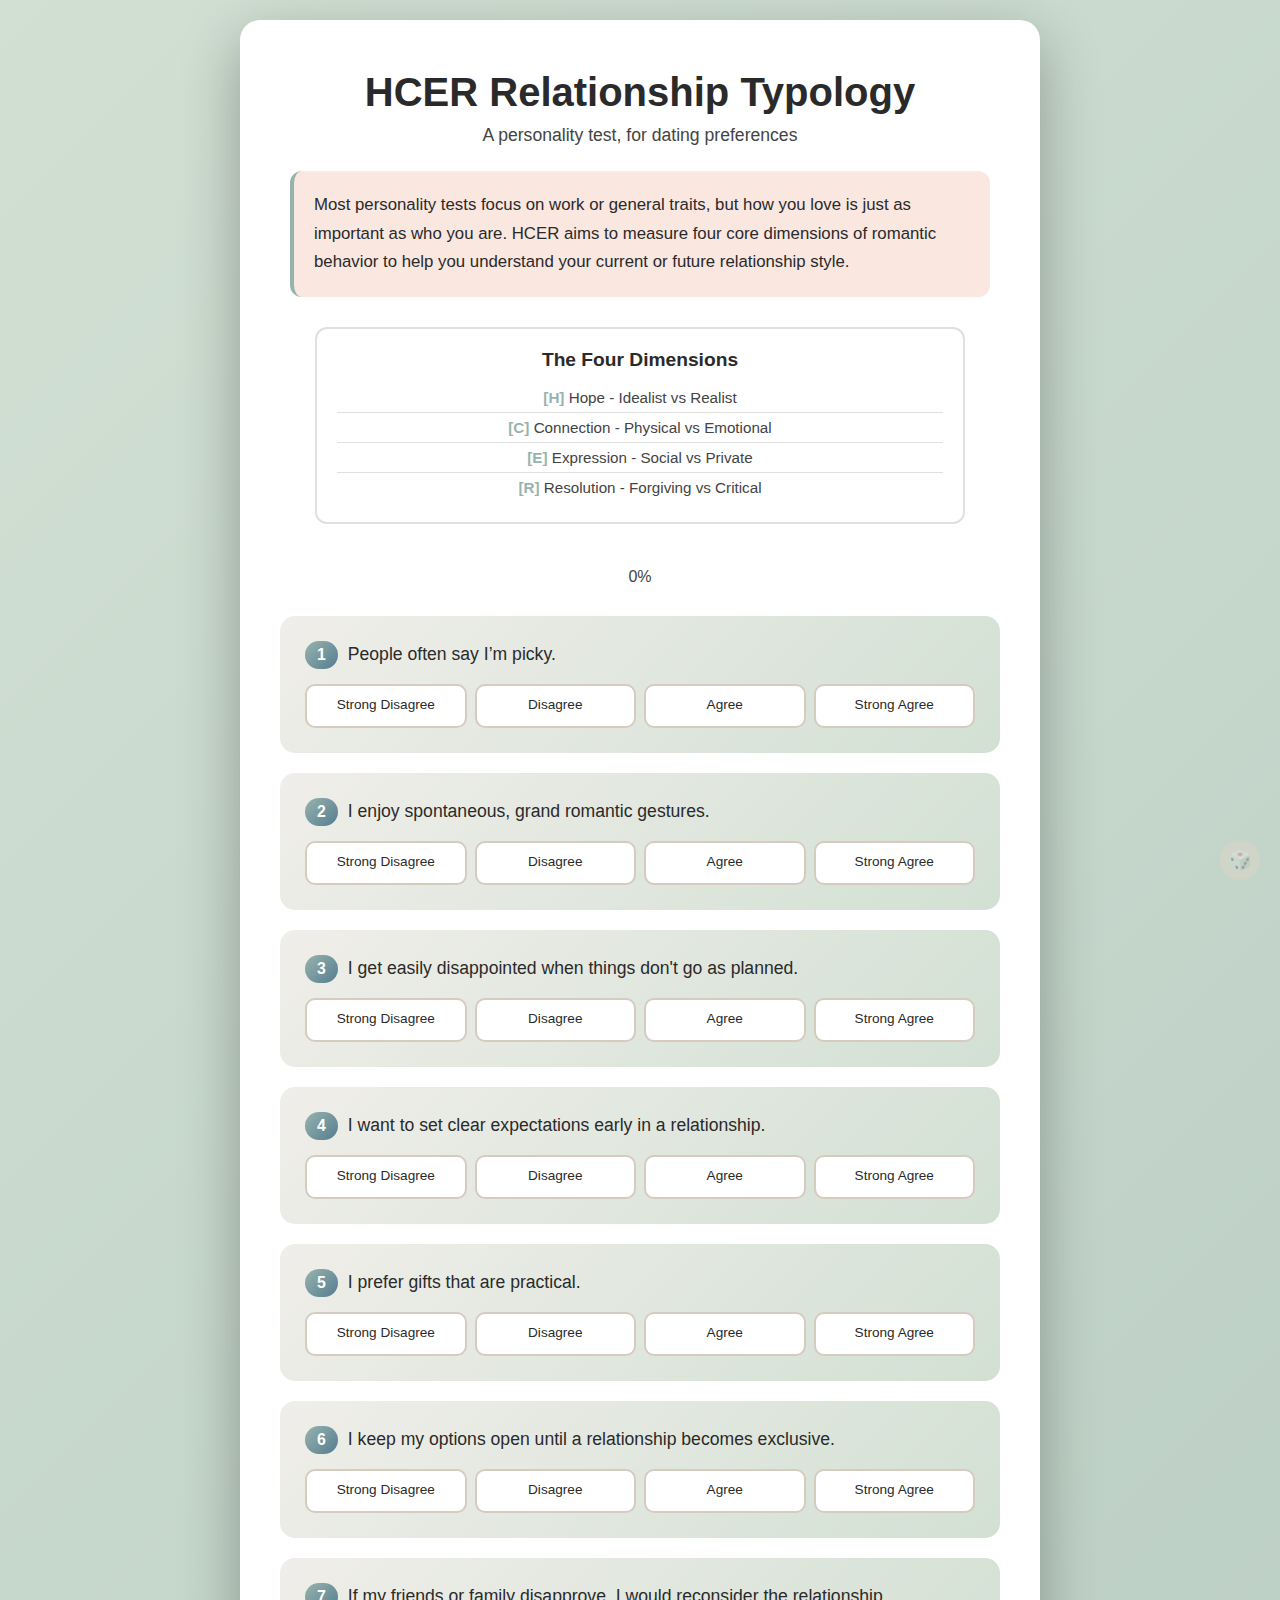
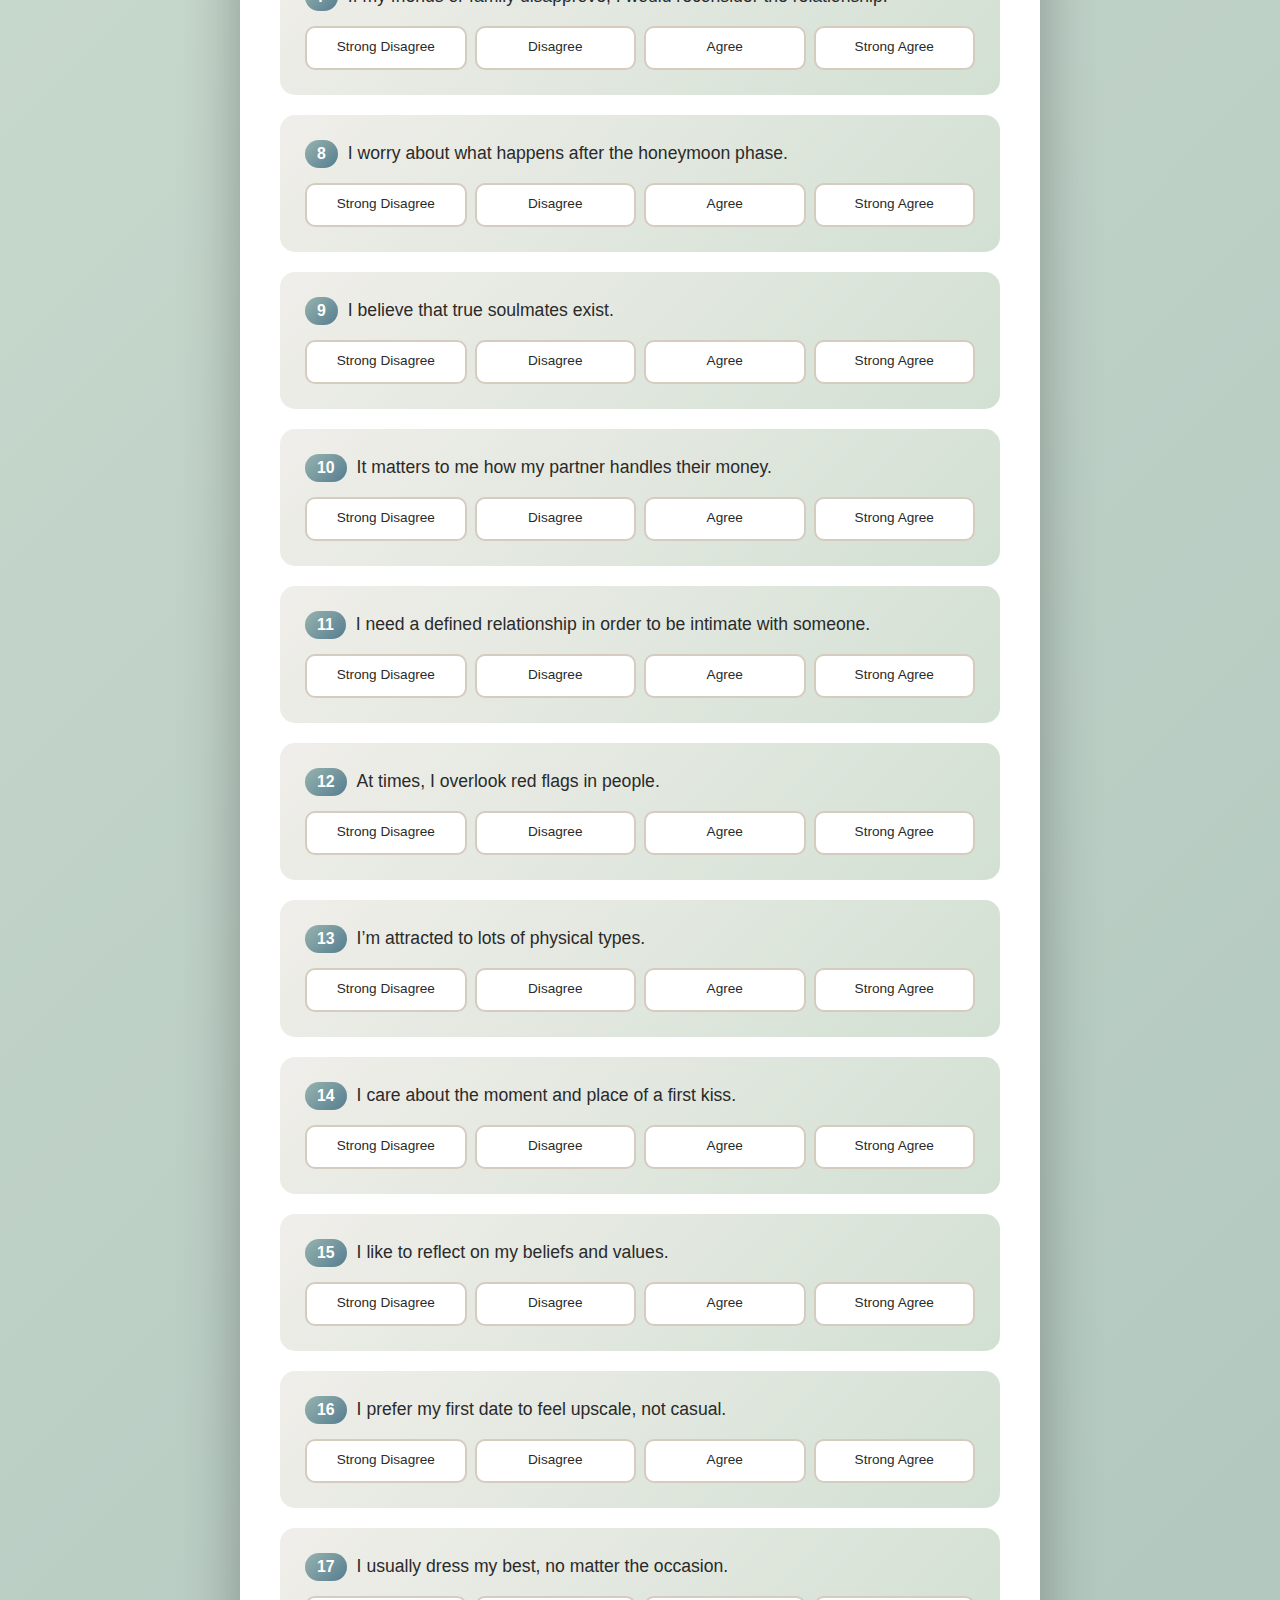
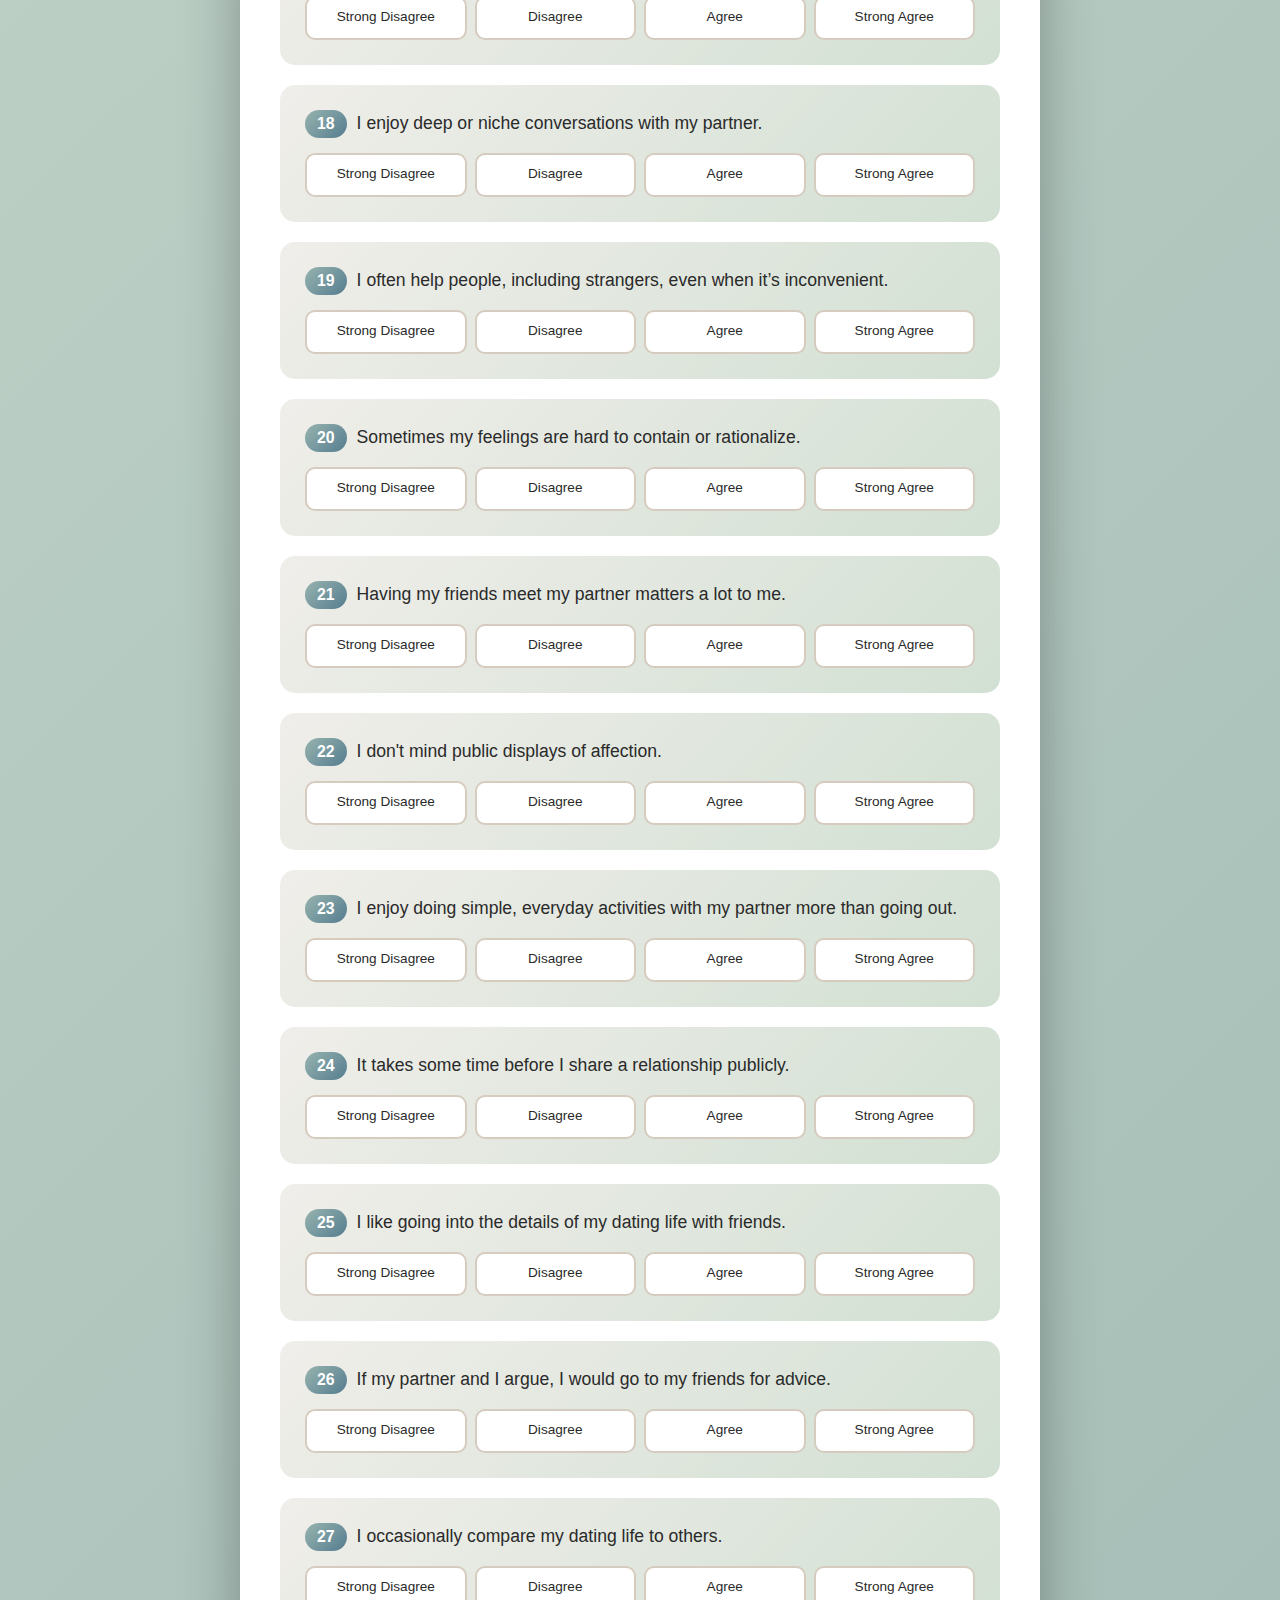
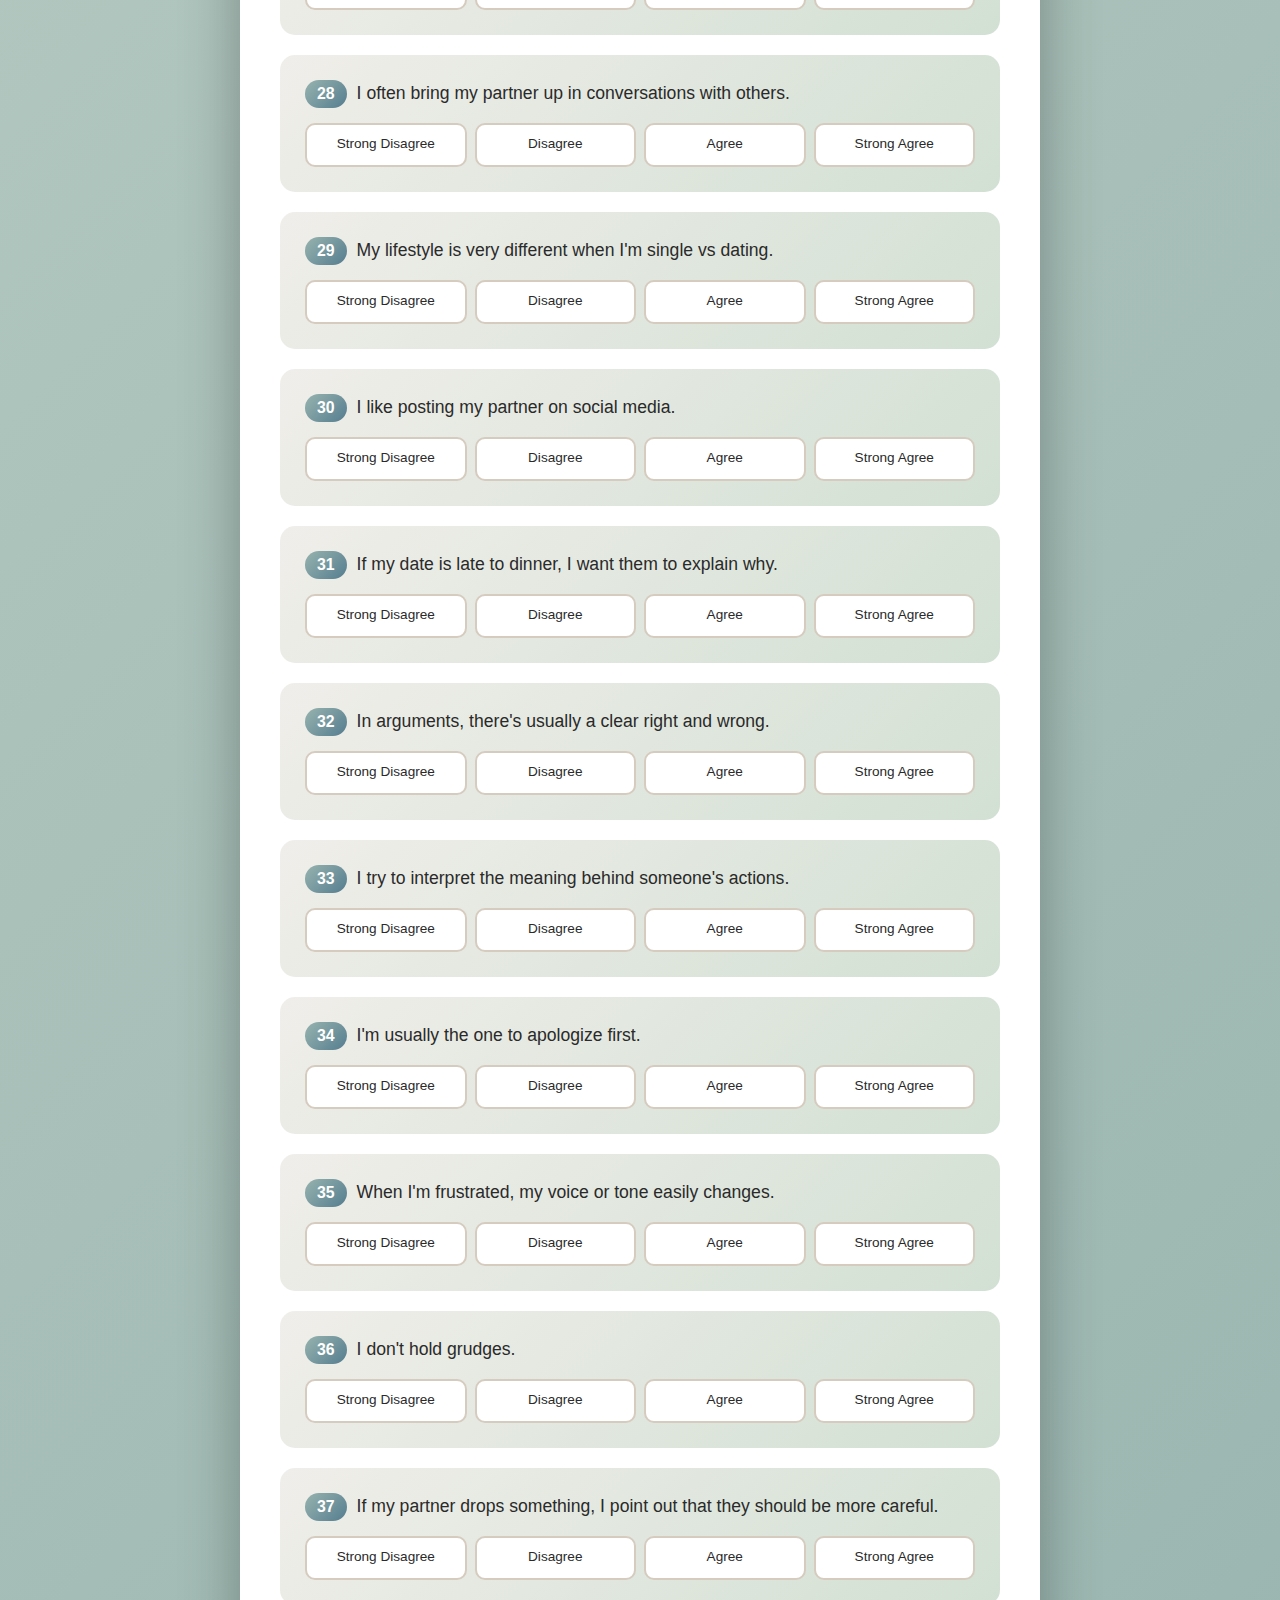
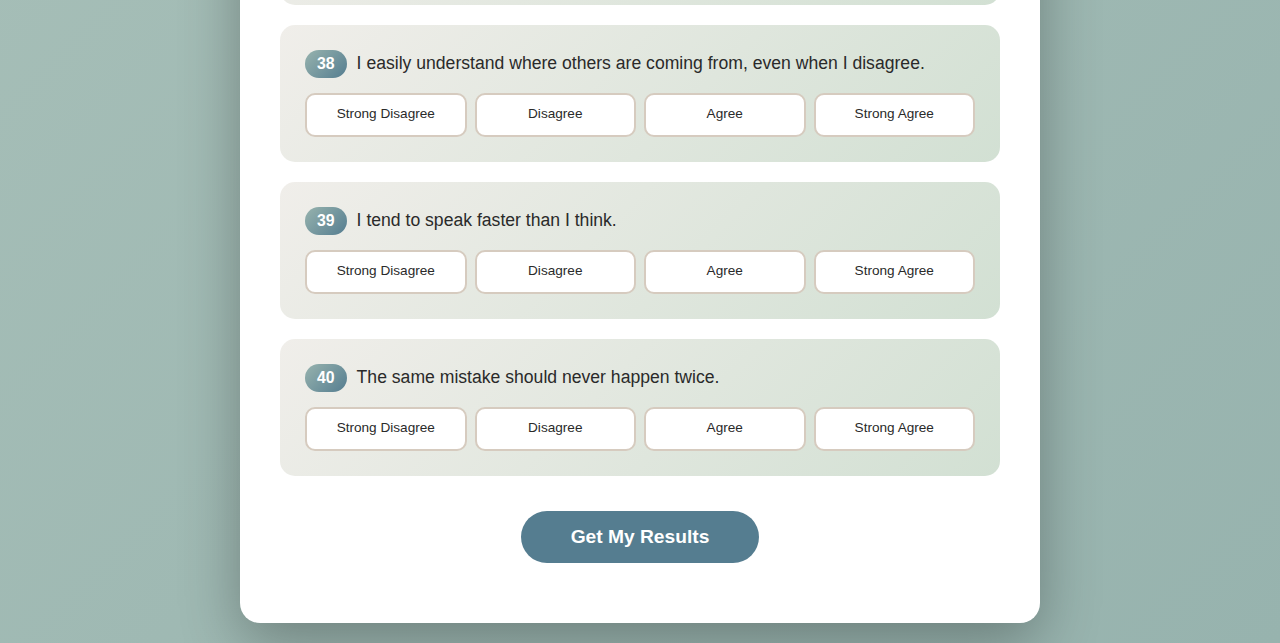
<file: results.html>
<!DOCTYPE html>
<html lang="en">
<head>
  <meta charset="UTF-8">
  <meta name="viewport" content="width=device-width, initial-scale=1.0">
  <title>Your HCER Results</title>
  <link rel="icon" type="image/svg+xml" href="favicon.svg">
  <link rel="stylesheet" href="colors.css">
  <link rel="stylesheet" href="styles.css">
</head>
<body>
  <div class="container results-container">
    <header>
      <h1>Your HCER Type</h1>
    </header>

    <div class="result-card">
      <img id="typeAvatar" class="type-avatar" alt="Personality Avatar">
      <div class="type-badge" id="typeBadge"></div>
      <h2 class="type-name" id="typeName"></h2>
      <p class="type-archetype" id="typeArchetype"></p>
      <p class="type-description" id="typeDescription"></p>
    </div>

    <div class="personalized-insights">
      <h3>Your Unique Profile</h3>
      <p id="insightsText"></p>
    </div>

    <div class="breakdown-section">
      <h3>Your Personality Breakdown</h3>
      <div id="dimensionsBreakdown"></div>
    </div>

    <div class="actions">
      <button onclick="window.location.href='index.html'" class="retake-btn">Retake Quiz</button>
      <button onclick="shareResults()" class="share-btn" id="shareBtn">Share Results</button>
    </div>
  </div>

  <!-- Hidden canvas for generating share image -->
  <canvas id="shareCanvas" style="display: none;"></canvas>

  <script src="questions.js"></script>
  <script src="results.js"></script>
</body>
</html>
</file>
<file: colors.css>
/*
 * HCER Quiz Color Palette
 * Centralized color definitions using CSS custom properties
 *
 * Palette: 97b3ae d2e0d3 f0ddd6 f2c3b9 d6cbbf f0eeea
 */

:root {
  /* Primary Brand Colors */
  --color-sage: #97b3ae;           /* Main brand color - sage green */
  --color-mint: #d2e0d3;           /* Light mint green */
  --color-pale-pink: #f9e7e0;      /* Pale pink */
  --color-strong-pink: #edb49d;    /* Strong pink for highlights */
  --color-coral: #edd7c2;          /* Soft coral/peach */
  --color-tan: #d6cbbf;            /* Warm tan/beige */
  --color-cream: #f0eeea;          /* Off-white cream */
  --color-dark-sage: #87a9ab;
  --color-sage-blue: #557d90;

  /* Trait Colors for Avatar */
  --trait-i: #ffc6ff;              /* Idealist - pink */
  --trait-r: #caffbf;              /* Realist - green */
  --trait-p: #ffadad;              /* Physical - coral red */
  --trait-e: #bdb2ff;              /* Emotional - lavender */
  --trait-s: #ffd6a5;              /* Social - peach */
  --trait-v: #9bf6ff;              /* Private - cyan */
  --trait-f: #a0c4ff;              /* Forgiving - sky blue */
  --trait-c: #fdffb6;              /* Critical - yellow */

  /* Dimension Colors for Bars */
  --dimension-hope: #c4a4d4;       /* Hope (I/R) - purple */
  --dimension-connection: #ffa8a8; /* Connection (P/E) - red */
  --dimension-expression: #ffc988; /* Expression (S/V) - orange */
  --dimension-resolution: #94c7f5; /* Resolution (F/C) - blue */

  /* Background Colors */
  --bg-gradient-start: var(--color-mint);
  --bg-gradient-end: var(--color-sage);
  --bg-white: #ffffff;
  --bg-container: var(--bg-white);

  /* Text Colors */
  --text-primary: #2a2a2a;         /* Main text - darker for readability */
  --text-secondary: #444444;       /* Secondary text */
  --text-muted: #666666;           /* Muted text */
  --text-light: white;

  /* Accent & Interactive */
  --accent-primary: var(--color-sage);
  --accent-secondary: var(--color-tan);
  --accent-hover: var(--color-pale-pink);
  --accent-coral: var(--color-coral);

  /* Component-Specific Colors */
  --intro-bg-start: var(--color-pale-pink);
  --intro-bg-end: var(--color-cream);
  --intro-border: var(--color-sage);

  --question-bg-start: var(--color-cream);
  --question-bg-end: var(--color-mint);

  --button-border: var(--color-tan);
  --button-selected-start: var(--color-sage);
  --button-selected-end: var(--color-sage-blue);

  --progress-start: var(--color-sage);
  --progress-end: var(--color-tan);

  --result-card-start: var(--color-sage);
  --result-card-end: var(--color-tan);

  --dimension-bg-start: var(--color-cream);
  --dimension-bg-end: var(--color-mint);

  --bar-fill-start: var(--color-sage);
  --bar-fill-end: var(--color-tan);
  --bar-track: #e8e8e8;

  /* Borders & Dividers */
  --border-light: #e0e0e0;
  --border-medium: var(--color-tan);
  --border-accent: var(--color-sage);

  /* Shadows */
  --shadow-main: 0 20px 60px rgba(0, 0, 0, 0.3);
  --shadow-hover: 0 5px 15px rgba(0, 0, 0, 0.1);
  --shadow-button: 0 10px 25px rgba(151, 179, 174, 0.4);
}
</file>
<file: styles.css>
* {
  margin: 0;
  padding: 0;
  box-sizing: border-box;
}

body {
  font-family: -apple-system, BlinkMacSystemFont, 'Segoe UI', Roboto, Oxygen, Ubuntu, Cantarell, sans-serif;
  background: linear-gradient(135deg, var(--bg-gradient-start) 0%, var(--bg-gradient-end) 100%);
  min-height: 100vh;
  padding: 20px;
  color: var(--text-primary);
}

.container {
  max-width: 800px;
  margin: 0 auto;
  background: var(--bg-container);
  border-radius: 20px;
  padding: 40px;
  box-shadow: var(--shadow-main);
}

header {
  text-align: center;
  margin-bottom: 16px;
}

.results-container header {
  margin-bottom: 22px;
}

h1 {
  font-size: 2.5em;
  color: #2a2a2a;
  margin-top: 10px;
  margin-bottom: 10px;
  font-weight: 700;
}

.subtitle {
  color: var(--text-secondary);
  font-size: 1.1em;
  margin-bottom: 25px;
}

.intro {
  max-width: 700px;
  margin: 0 auto 30px;
  padding: 20px;
  background: var(--intro-bg-start);
  border-radius: 12px;
  border-left: 4px solid var(--intro-border);
}

.intro p {
  color: var(--text-primary);
  font-size: 1.05em;
  line-height: 1.7;
  text-align: left;
}

.dimensions-intro {
  max-width: 650px;
  margin: 0 auto;
  padding: 20px;
  background: white;
  border: 2px solid #e0e0e0;
  border-radius: 12px;
}

.dimensions-intro h3 {
  font-size: 1.2em;
  color: var(--text-primary);
  margin-bottom: 12px;
  text-align: center;
}

.dimensions-intro ul {
  list-style: none;
  padding: 0;
}

.dimensions-intro li {
  padding: 6px 0;
  color: var(--text-secondary);
  font-size: 0.95em;
  border-bottom: 1px solid var(--border-light);
}

.dimensions-intro li:last-child {
  border-bottom: none;
}

.dimensions-intro strong {
  color: var(--accent-primary);
  font-weight: 600;
}

/* Progress Bar */
.progress-container {
  margin: 0 auto 20px;
  position: sticky;
  top: 0;
  z-index: 100;
  background: var(--bg-container);
  padding: 10px 0;
  border-radius: 0px 0px 20px 20px;
}

.progress-bar {
  height: 8px;
  background: var(--color-sage-blue);
  border-radius: 10px;
  width: 0%;
  transition: width 0.3s ease;
}

.progress-text {
  text-align: center;
  margin-top: 10px;
  color: var(--text-secondary);
  font-weight: 500;
}

/* Question Cards */
.question-item {
  background: linear-gradient(135deg, var(--question-bg-start) 0%, var(--question-bg-end) 100%);
  border-radius: 15px;
  padding: 25px;
  margin-bottom: 20px;
  transition: transform 0.2s ease, box-shadow 0.2s ease;
}

.question-item:hover {
  transform: translateY(-2px);
  box-shadow: var(--shadow-hover);
}

.question-text {
  font-size: 1.1em;
  margin-bottom: 15px;
  color: var(--text-primary);
  font-weight: 500;
}

.question-number {
  display: inline-block;
  background: linear-gradient(135deg, var(--button-selected-start) 0%, var(--button-selected-end) 100%);
  color: var(--text-light);
  padding: 5px 12px;
  border-radius: 20px;
  font-size: 0.9em;
  margin-right: 10px;
  font-weight: 600;
}

/* Likert Scale */
.likert-scale {
  display: flex;
  justify-content: space-between;
  gap: 8px;
  flex-wrap: wrap;
}

.likert-option {
  flex: 1;
  min-width: 120px;
}

.likert-option input[type="radio"] {
  display: none;
}

.likert-option label {
  display: flex;
  align-items: center;
  justify-content: center;
  min-height: 44px;
  text-align: center;
  padding: 8px 6px;
  background: var(--bg-white);
  border: 2px solid var(--button-border);
  border-radius: 10px;
  cursor: pointer;
  transition: all 0.2s ease;
  font-size: 0.85em;
  font-weight: 500;
  line-height: 1.2;
  color: var(--text-primary);
}

.likert-option input[type="radio"]:checked + label {
  background: var(--color-dark-sage);
  color: var(--text-light);
  border-color: var(--accent-primary);
  transform: scale(1.05);
}

.likert-option label:hover {
  border-color: var(--accent-primary);
  background: var(--accent-hover);
}

.likert-option input[type="radio"]:checked + label:hover {
  background: var(--color-sage);
}

/* Submit Button */
.submit-container {
  text-align: center;
  margin-top: 35px;
  margin-bottom: 20px;
}

.submit-btn {
  background: var(--color-sage-blue);
  color: var(--text-light);
  border: none;
  padding: 15px 50px;
  font-size: 1.2em;
  border-radius: 30px;
  cursor: pointer;
  transition: transform 0.2s ease, box-shadow 0.2s ease;
  font-weight: 600;
}

.submit-btn:hover {
  transform: translateY(-2px);
  box-shadow: var(--shadow-button);
}

.submit-btn:active {
  transform: translateY(0);
}

.submit-btn:disabled {
  opacity: 0.6;
  cursor: not-allowed;
  transform: none;
}

/* Results Page */
.results-container {
  max-width: 900px;
}

.result-card {
  text-align: center;
  padding: 35px;
  background: var(--color-dark-sage);
  border-radius: 20px;
  color: var(--text-light);
  margin-bottom: 40px;
}

.type-avatar {
  width: 150px;
  height: 150px;
  border-radius: 50%;
  margin: 10px auto 20px;
  display: block;
  border: 4px solid white;
  box-shadow: 0 4px 12px rgba(0, 0, 0, 0.15);
}

.personalized-insights {
  background: var(--color-pale-pink);
  padding: 25px;
  border-radius: 15px;
  margin-bottom: 50px;
  border-left: 4px solid var(--color-sage);
}

.personalized-insights h3 {
  text-align: center;
  margin-bottom: 10px;
  color: var(--text-primary);
  font-size: 1.5em;
}

.personalized-insights p {
  color: var(--text-primary);
  font-size: 1.05em;
  line-height: 1.7;
  margin-bottom: 15px;
}

.personalized-insights p:last-child {
  margin-bottom: 0;
}

.type-badge {
  font-size: 4em;
  font-weight: 800;
  letter-spacing: 2px;
  margin-bottom: 10px;
}

.type-name {
  font-size: 2em;
  margin-bottom: 10px;
}

.type-archetype {
  font-size: 1.1em;
  font-style: italic;
  margin-bottom: 20px;
  opacity: 0.95;
}

.type-description {
  font-size: 1.1em;
  line-height: 1.7;
  opacity: 0.98;
  text-align: left;
  max-width: 700px;
  margin: 0 auto;
}

/* Breakdown Section */
.breakdown-section {
  margin-bottom: 40px;
}

.breakdown-section h3 {
  text-align: center;
  margin-bottom: 25px;
  color: var(--text-primary);
  font-size: 1.8em;
}

.dimensions-link-container {
  text-align: center;
  margin-top: 20px;
}

.dimensions-link {
  color: var(--color-sage-blue);
  font-weight: 600;
  text-decoration: none;
  font-size: 1.25em;
  transition: all 0.2s ease;
}

.dimensions-link:hover {
  color: var(--color-sage);
  text-decoration: underline;
}

.dimension-breakdown {
  background: var(--dimension-bg-start);
  padding: 15px 50px 30px 50px;
  border-radius: 15px;
  margin-bottom: 25px;
}

.dimension-breakdown h4 {
  font-size: 1.3em;
  color: var(--text-primary);
  margin-top: 10px;
  margin-bottom: 20px;
  text-align: center;
  font-weight: 600;
}

.percentage-bar-container {
  display: grid;
  grid-template-columns: 1fr 2fr 1fr;
  gap: 15px;
  align-items: center;
}

.percentage-side {
  display: flex;
  flex-direction: column;
  align-items: center;
  gap: 5px;
}

.percentage-label {
  font-size: 1.15em;
  color: #999999;
  font-weight: 600;
  transition: all 0.3s ease;
}

.percentage-label.active {
  color: var(--text-primary);
  font-weight: 700;
  font-size: 1.35em;
}

.percentage-value {
  font-size: 1.35em;
  font-weight: 600;
  color: #999999;
  transition: all 0.3s ease;
}

.percentage-value.active {
  font-size: 1.55em;
  font-weight: 800;
  color: var(--text-primary);
}

.percentage-bar-single {
  flex: 1;
}

.bar-track-single {
  height: 20px;
  background: #dcdcdc;
  border-radius: 12px;
  overflow: hidden;
  position: relative;
}

.bar-fill-single {
  height: 100%;
  transition: width 0.8s ease;
  border-radius: 12px;
  /* Background color set dynamically per dimension */
}

.bar-fill-single.fill-left {
  float: left;
}

.bar-fill-single.fill-right {
  float: right;
}

/* Action Buttons */
.actions {
  display: flex;
  gap: 20px;
  justify-content: center;
  flex-wrap: wrap;
  margin: 0px 16px 30px 16px;
}

.retake-btn, .share-btn {
  padding: 12px 30px;
  font-size: 1.1em;
  border-radius: 25px;
  cursor: pointer;
  transition: all 0.2s ease;
  font-weight: 600;
}

.retake-btn {
  background: var(--bg-white);
  color: var(--accent-primary);
  border: 2px solid var(--accent-primary);
}

.retake-btn:hover {
  background: var(--accent-primary);
  color: var(--text-light);
}

.share-btn {
  background: var(--color-sage-blue);
  color: var(--text-light);
  border: 2px solid var(--color-sage-blue);
  animation: shake 5s ease-in-out infinite;
}

.share-btn:hover {
  background: var(--color-sage);
  border-color: var(--color-sage);
  animation: none;
}

@keyframes shake {
  0%, 12.5%, 100% { transform: translateX(0); }
  1.25%, 3.75%, 6.25%, 8.75%, 11.25% { transform: translateX(-2px); }
  2.5%, 5%, 7.5%, 10% { transform: translateX(2px); }
}


/* Secret Autofill Button */
.autofill-secret {
  position: fixed;
  bottom: 20px;
  right: 20px;
  width: 40px;
  height: 40px;
  border-radius: 50%;
  background: var(--color-coral);
  border: none;
  font-size: 1.2em;
  cursor: pointer;
  opacity: 0.3;
  transition: opacity 0.2s ease;
  z-index: 1000;
}

.autofill-secret:hover {
  opacity: 0.8;
}

.autofill-secret.autofill-active {
  opacity: 0.9;
  background: var(--color-sage-blue);
  box-shadow: 0 0 0 3px rgba(58, 98, 117, 0.3);
}

/* Unanswered Question Highlight */
.question-unanswered {
  outline: 3px solid var(--color-strong-pink);
  outline-offset: 2px;
  animation: pulse-outline 1s ease-in-out;
}

@keyframes pulse-outline {
  0%, 100% { outline-color: var(--color-strong-pink); }
  50% { outline-color: rgba(237, 180, 157, 0.5); }
}

/* Responsive Design */
@media (max-width: 768px) {
  .container {
    padding: 25px;
  }

  h1 {
    font-size: 2em;
  }

  .likert-scale {
    flex-direction: column;
  }

  .likert-option {
    min-width: 100%;
  }

  .type-badge {
    font-size: 3em;
  }

  .percentage-label {
    font-size: 1.1em;
    color: #999999;
    font-weight: 600;
    transition: all 0.3s ease;
  }
  
  .percentage-label.active {
    color: var(--text-primary);
    font-weight: 700;
    font-size: 1.1em;
  }
  
  .percentage-value {
    font-size: 1.2em;
    font-weight: 600;
    color: #999999;
    transition: all 0.3s ease;
  }
  
  .percentage-value.active {
    font-size: 1.25em;
    font-weight: 800;
    color: var(--text-primary);
  }
}

@media (max-width: 480px) {
  h1 {
    font-size: 1.6em;
  }

  .subtitle {
    font-size: 1em;
  }

  .intro {
    padding: 15px;
  }

  .intro p {
    font-size: 1em;
  }

  .dimensions-intro {
    padding: 20px;
  }

  .dimensions-intro h3 {
    font-size: 1.1em;
  }

  .dimensions-intro li {
    font-size: 0.95em;
  }

  .type-avatar {
    width: 120px;
    height: 120px;
    margin: 5px auto 15px;
  }

  .type-badge {
    font-size: 2.2em;
    letter-spacing: 1px;
    margin-bottom: 5px;
  }

  .type-name {
    font-size: 1.4em;
    margin-bottom: 10px;
  }

  .type-archetype {
    font-size: 1em;
    margin-bottom: 15px;
  }

  .result-card {
    padding: 30px;
    margin-bottom: 20px;
  }

  .type-description {
    text-align: center;
    font-size: 1em;
    line-height: 1.5;
  }

  .breakdown-section {
    margin-bottom: 26px;
  }

  .breakdown-section h3 {
    font-size: 1.4em;
    margin-bottom: 20px;
  }

  .dimensions-link {
    font-size: 1.05em;
  }

  .dimension-breakdown {
    padding: 5px 20px 20px 20px;
    margin-bottom: 15px;
  }

  .dimension-breakdown h4 {
    font-size: 1.1em;
    margin-bottom: 10px;
  }

  .percentage-bar-container {
    display: grid;
    grid-template-columns: 1fr 2fr 1fr;
    gap: 10px;
    align-items: center;
    max-width: 400px;
    margin: 0 auto;
  }

  .percentage-value {
    font-size: 0.8em;
  }

  .percentage-value.active {
    font-size: 1em;
  }

  .percentage-label {
    font-size: 0.7em;
  }
  
  .percentage-label.active {
    font-size: 0.7em;
  }

  .personalized-insights {
    padding: 25px;
    margin-bottom: 35px;
  }

  .personalized-insights h3 {
    font-size: 1.25em;
    margin-bottom: 10px;
  }

  .personalized-insights p {
    font-size: 0.95em;
    line-height: 1.6;
    text-align: center;
    margin-bottom: 12px;
  }

  .personalized-insights p:last-child {
    margin-bottom: 0;
  }

  .actions {
    gap: 15px;
  }

  .retake-btn, .share-btn {
    padding: 10px 25px;
    font-size: 1em;
  }

  .bar-track-single {
    height: 16px;
    background: #dcdcdc;
    border-radius: 12px;
    overflow: hidden;
    position: relative;
  }

  /* Submit Button */
  .submit-container {
    margin-top: 30px;
    margin-bottom: 20px;
  }
}
</file>
